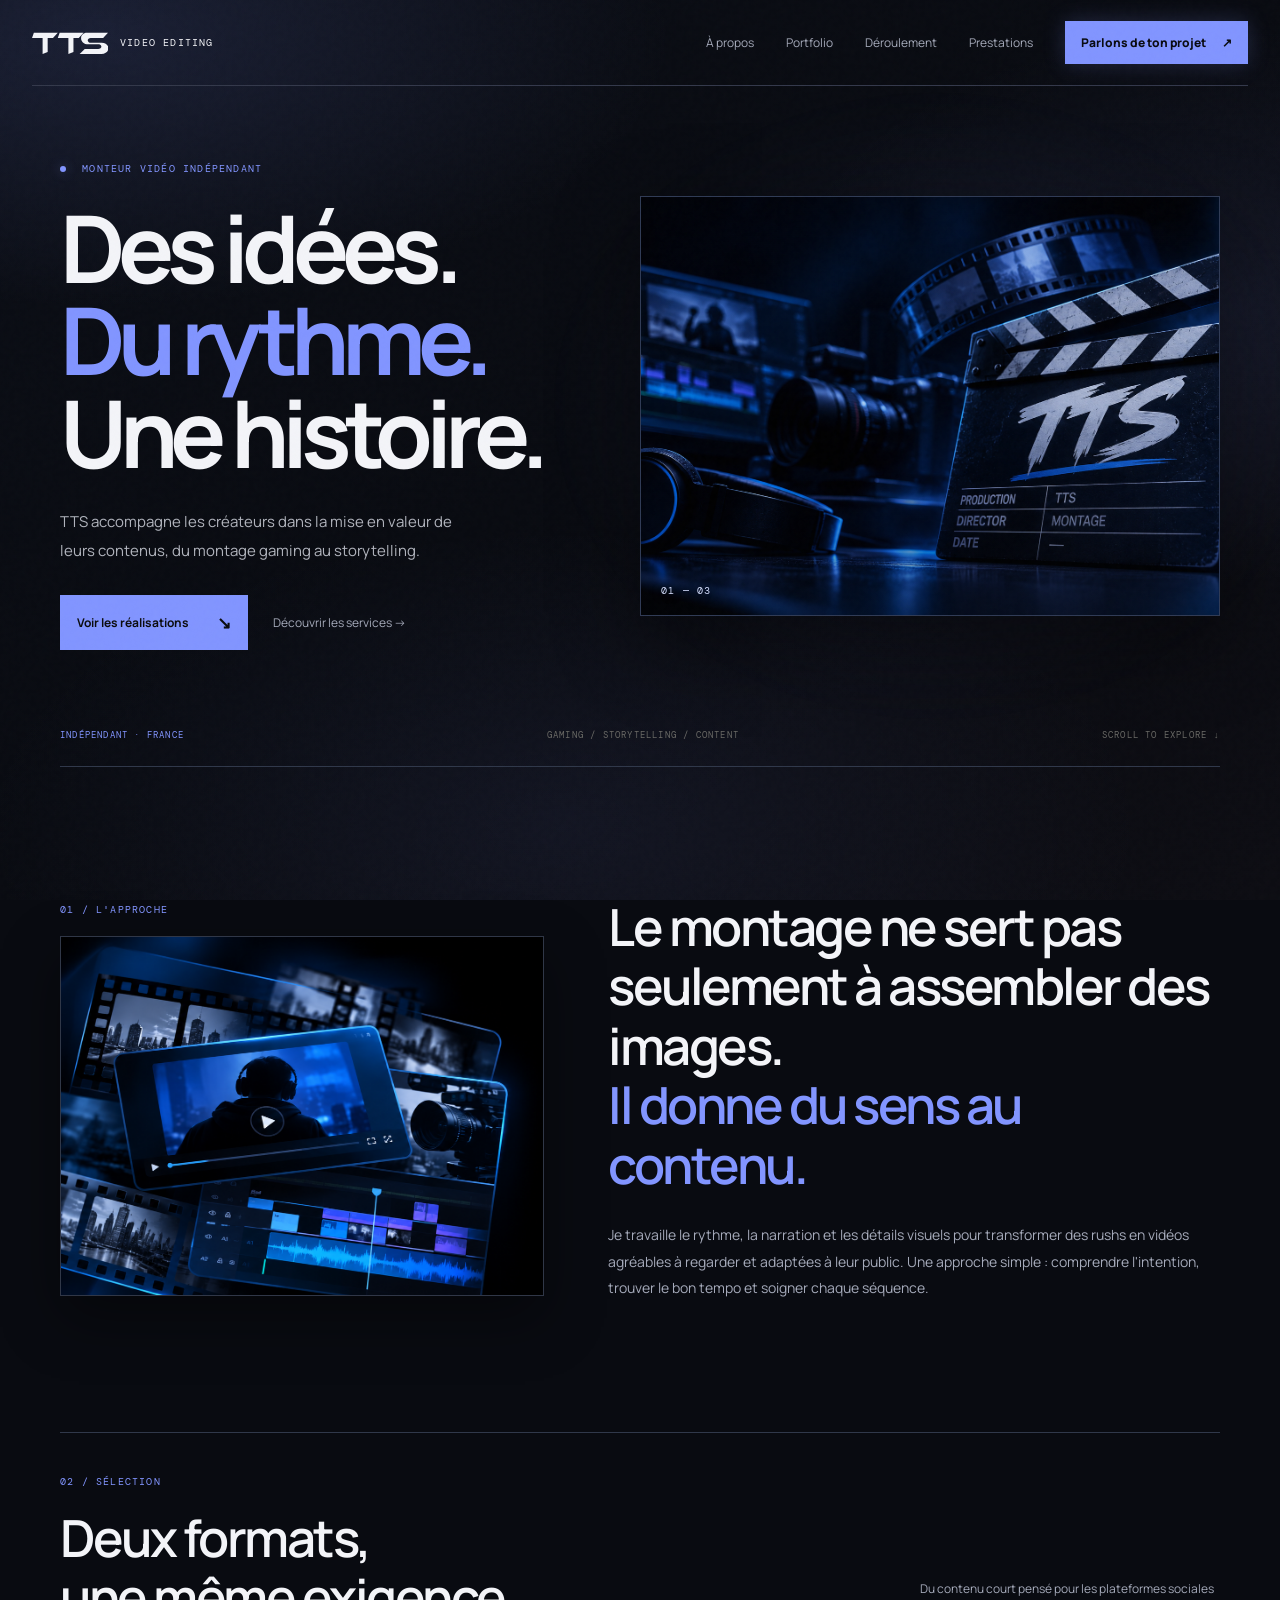
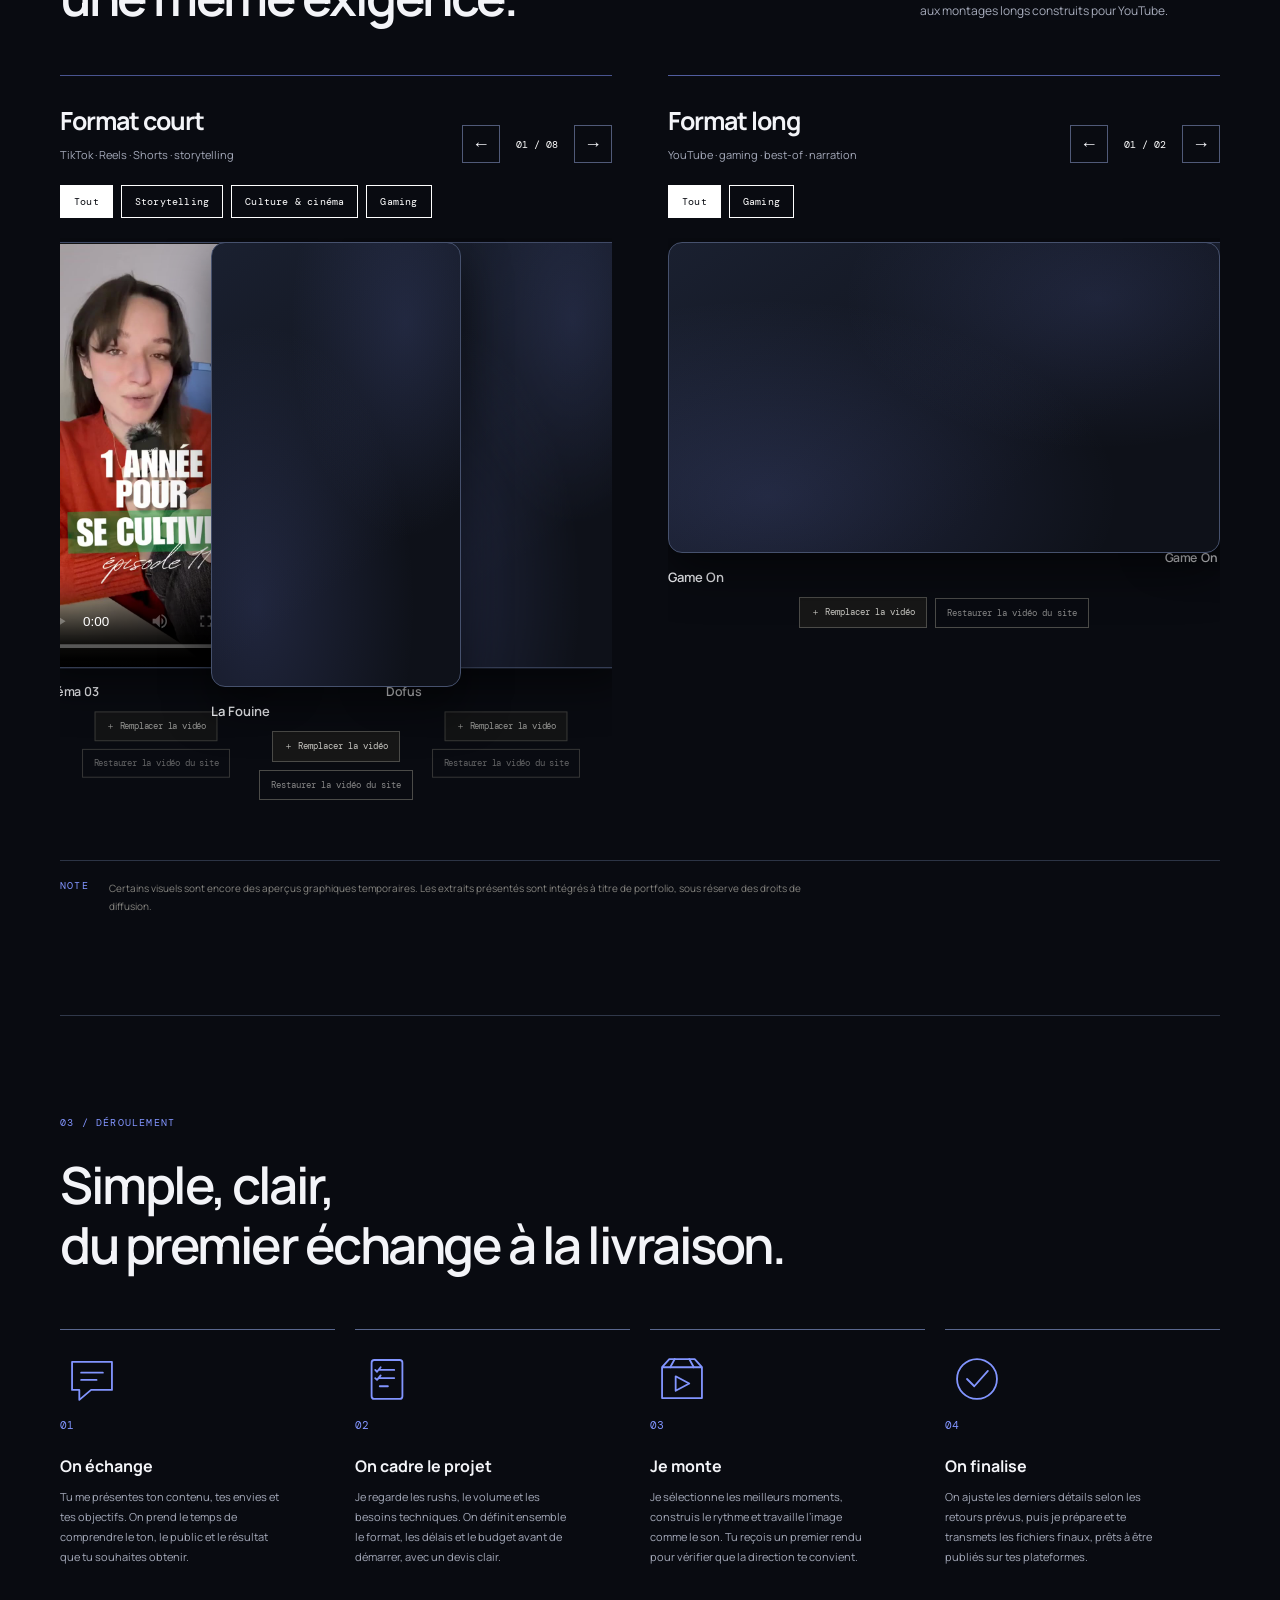
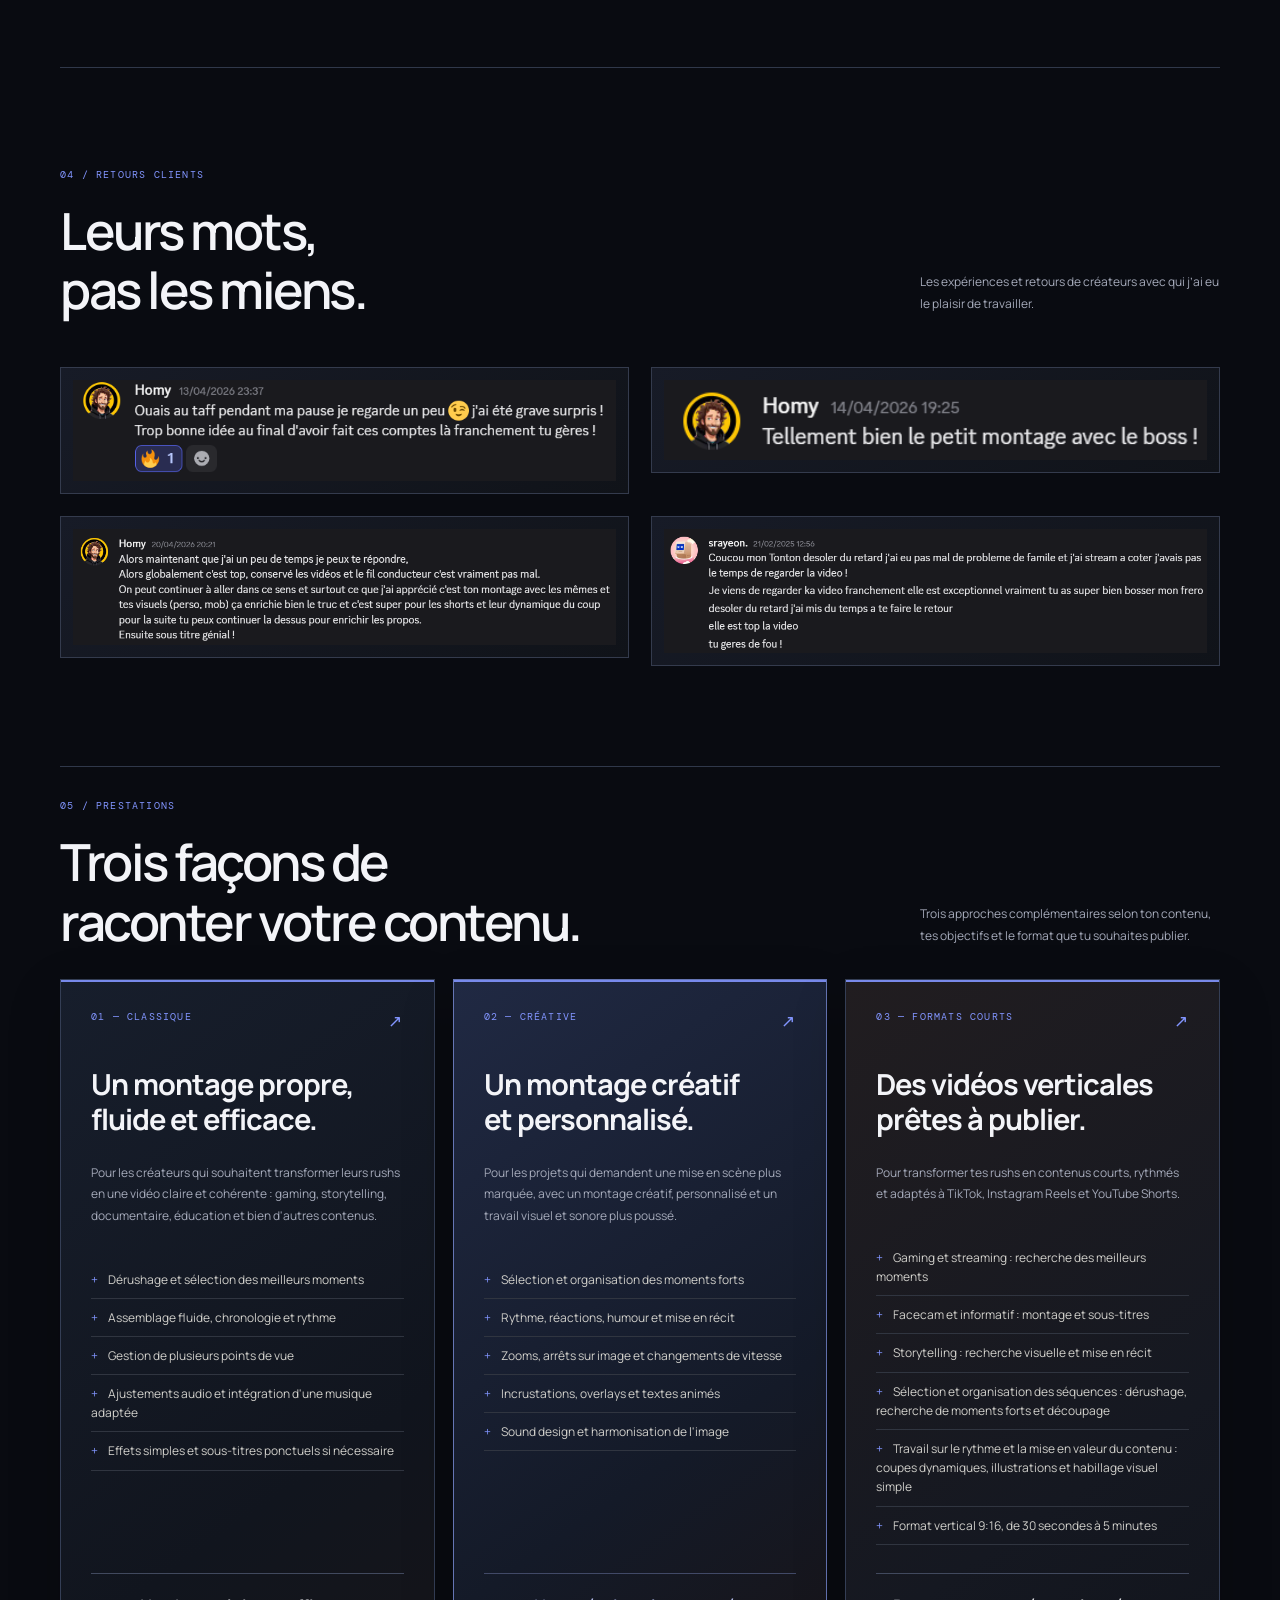
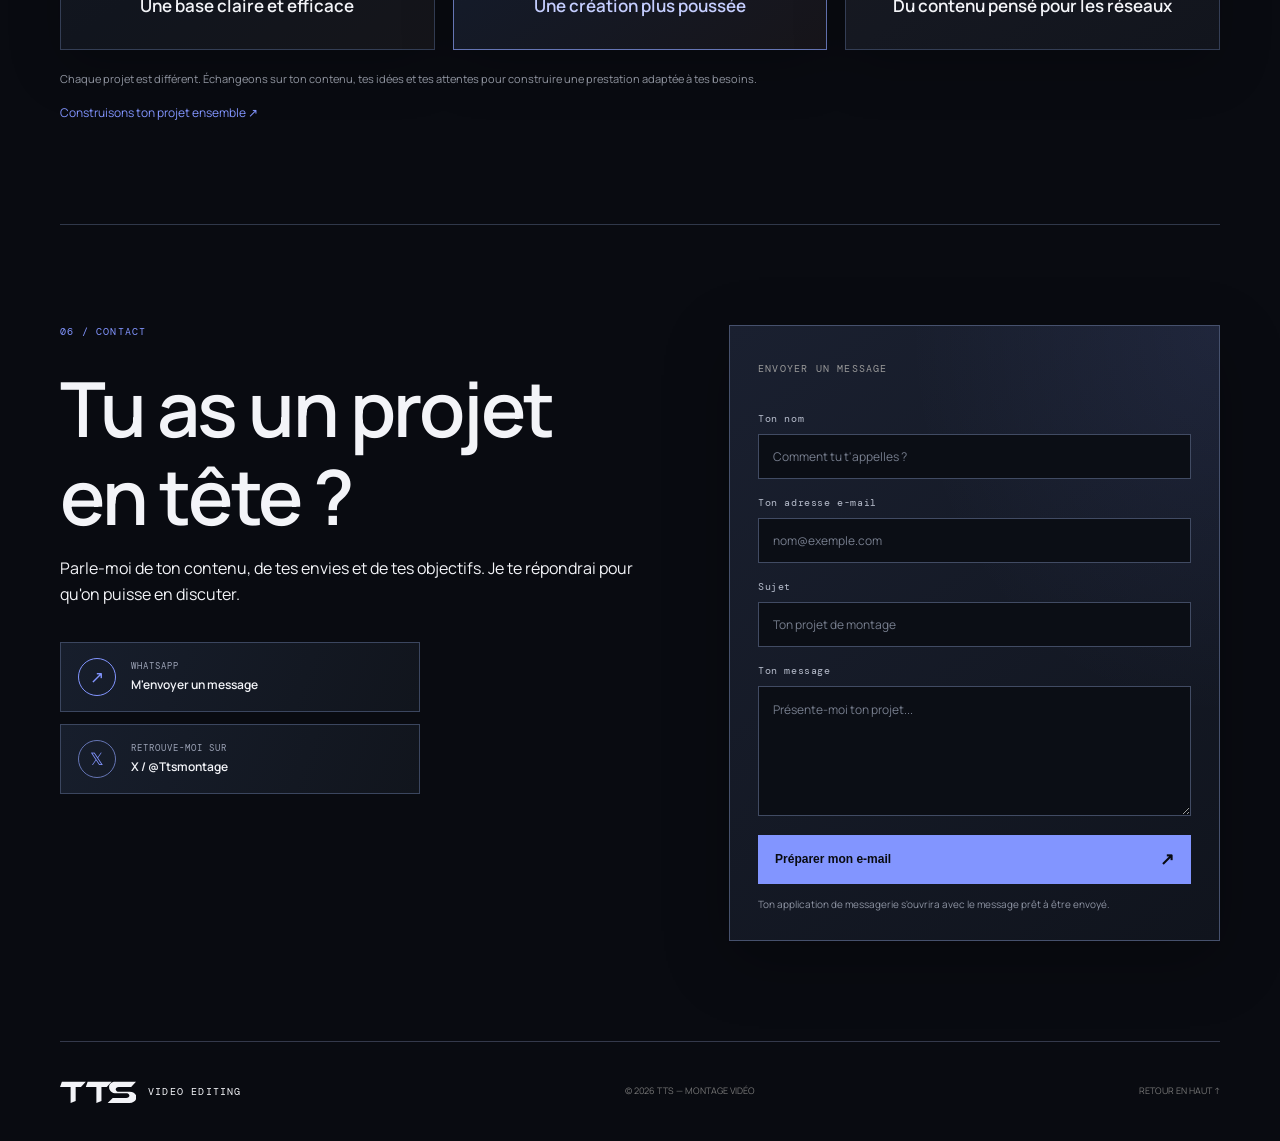
<file: index.html>
<!doctype html>
<html lang="fr">
<head>
  <meta charset="utf-8">
  <meta name="viewport" content="width=device-width, initial-scale=1">
  <meta name="description" content="TTS — Montage vidéo, gaming et storytelling. Des vidéos pensées pour donner du rythme à vos contenus.">
  <meta name="theme-color" content="#101010">
  <title>TTS — Montage vidéo & storytelling</title>
  <link rel="preconnect" href="https://fonts.googleapis.com">
  <link rel="preconnect" href="https://fonts.gstatic.com" crossorigin>
  <link href="https://fonts.googleapis.com/css2?family=DM+Mono:wght@400;500&family=Manrope:wght@400;500;600;700;800&display=swap" rel="stylesheet">
  <link rel="stylesheet" href="style.css">
  <link rel="stylesheet" href="portfolio-overrides.css">
</head>
<body>
  <div class="grain" aria-hidden="true"></div>
  <header class="site-header">
    <a class="brand" href="#top" aria-label="TTS, accueil"><span class="brand-mark"><svg class="tts-logo" viewBox="0 0 330 100" role="img" aria-label="Logo TTS" xmlns="http://www.w3.org/2000/svg"><g fill="currentColor"><path d="M8 8H112L91 30H68V91L46 100V30H0Z"/><path d="M120 8H224L203 30H180V91L158 100V30H112Z"/><path d="M239 8H330L309 30H255C241 30 237 44 250 51H302C342 51 343 100 298 100H207L229 78H287C303 78 307 64 292 58H246C204 58 203 8 239 8Z"/></g></svg></span><span class="brand-caption">VIDEO EDITING</span></a>
    <button class="menu-toggle" aria-label="Ouvrir le menu" aria-expanded="false">☰</button>
    <nav class="nav">
      <a href="#about">À propos</a><a href="#portfolio">Portfolio</a><a href="#process">Déroulement</a><a href="#services">Prestations</a><a class="nav-contact" href="#contact">Parlons de ton projet <span>↗</span></a>
    </nav>
  </header>
  <main id="top">
    <section class="hero section-wrap">
      <div class="hero-copy">
        <p class="eyebrow"><span class="status-dot"></span> MONTEUR VIDÉO INDÉPENDANT</p>
        <h1>Des idées.<br><span>Du rythme.</span><br>Une histoire.</h1>
        <p class="hero-text">TTS accompagne les créateurs dans la mise en valeur de leurs contenus, du montage gaming au storytelling.</p>
        <div class="hero-actions"><a class="button button-light" href="#portfolio">Voir les réalisations <span>↘</span></a><a class="text-link" href="#services">Découvrir les services <span>→</span></a></div>
      </div>
      <div class="hero-art" aria-label="Clap de cinéma TTS dans un studio de montage vidéo">
        <img class="hero-image" src="Clapboard TTS en studio bleu cinématographique.png" alt="Clap de cinéma TTS dans un studio de montage vidéo" fetchpriority="high">
        <div class="hero-image-shade" aria-hidden="true"></div>
        <div class="art-index">01 — 03</div>
      </div>
      <div class="hero-bottom"><span>INDÉPENDANT · FRANCE</span><span>GAMING / STORYTELLING / CONTENT</span><span>SCROLL TO EXPLORE ↓</span></div>
    </section>
    <section class="intro section-wrap" id="about">
      <div class="intro-visual">
        <p class="eyebrow">01 / L'APPROCHE</p>
        <img src="tts-approche-collage.png" alt="Composition de séquences vidéo et d'écrans de montage évoquant le travail de création et de narration." loading="lazy">
      </div>
      <div class="intro-copy"><h2>Le montage ne sert pas seulement à assembler des images.<br><em>Il donne du sens au contenu.</em></h2><p class="intro-text">Je travaille le rythme, la narration et les détails visuels pour transformer des rushs en vidéos agréables à regarder et adaptées à leur public. Une approche simple : comprendre l'intention, trouver le bon tempo et soigner chaque séquence.</p></div>
    </section>
    <section class="portfolio section-wrap" id="portfolio">
      <div class="section-heading"><div><p class="eyebrow">02 / SÉLECTION</p><h2>Deux formats,<br>une même exigence.</h2></div><p class="section-note">Du contenu court pensé pour les plateformes sociales aux montages longs construits pour YouTube.</p></div>
      <div class="portfolio-formats">
        <section class="format-group" aria-label="Format court">
          <div class="format-heading"><div><h3>Format court</h3><p>TikTok · Reels · Shorts · storytelling</p></div><div class="carousel-controls"><button class="carousel-prev" type="button" aria-label="Vidéo précédente">←</button><span class="carousel-count">01 / 08</span><button class="carousel-next" type="button" aria-label="Vidéo suivante">→</button></div></div>
          <div class="format-filters" role="group" aria-label="Filtrer les formats courts"><button type="button" class="format-filter is-selected" data-filter="all">Tout</button><button type="button" class="format-filter" data-filter="storytelling">Storytelling</button><button type="button" class="format-filter" data-filter="culture">Culture &amp; cinéma</button><button type="button" class="format-filter" data-filter="gaming">Gaming</button></div>
          <div class="format-carousel" data-carousel>
            <div class="carousel-viewport"><div class="carousel-track">
              <article class="carousel-slide" data-category="storytelling"><div class="video-frame vertical"><iframe src="https://www.youtube.com/embed/4Oj9rALaVXQ?controls=1&modestbranding=1&rel=0&playsinline=1" title="La Fouine — Trackroom, vidéo storytelling" loading="lazy" allow="accelerometer; autoplay; clipboard-write; encrypted-media; gyroscope; picture-in-picture; web-share" referrerpolicy="strict-origin-when-cross-origin" allowfullscreen></iframe></div><div class="slide-caption"><b>La Fouine</b></div></article>
              <article class="carousel-slide" data-category="gaming"><div class="video-frame vertical instagram-frame"><iframe src="https://www.instagram.com/reel/DXoQYsNEo55/embed/" title="Dofus — Format court 02" loading="lazy" allowfullscreen></iframe></div><div class="slide-caption"><b>Dofus</b></div></article>
              <article class="carousel-slide" data-category="gaming"><div class="video-frame vertical instagram-frame"><iframe src="https://www.instagram.com/reel/DX1K5VuyjAP/embed/" title="Dofus — Format court 03" loading="lazy" allowfullscreen></iframe></div><div class="slide-caption"><b>Dofus</b></div></article>
              <article class="carousel-slide" data-category="gaming"><div class="video-frame vertical instagram-frame"><iframe src="https://www.instagram.com/reel/DXcHZq5krrE/embed/" title="Dofus — Format court 04" loading="lazy" allowfullscreen></iframe></div><div class="slide-caption"><b>Dofus</b></div></article>
              <article class="carousel-slide" data-category="gaming"><div class="video-frame vertical instagram-frame"><iframe src="https://www.instagram.com/reel/DXrHpGwEkMQ/embed/" title="Dofus — Format court 01" loading="lazy" allowfullscreen></iframe></div><div class="slide-caption"><b>Dofus</b></div></article>
              <article class="carousel-slide" data-category="culture"><div class="video-frame vertical"><video poster="v24044gl0000d58gi0nog65kpct5o0rg.jpg" controls playsinline preload="metadata" src="v24044gl0000d58gi0nog65kpct5o0rg.mp4"></video></div><div class="slide-caption"><b>Cinéma 01</b></div></article>
              <article class="carousel-slide" data-category="culture"><div class="video-frame vertical"><video poster="v24044gl0000d5d4abnog65m4o894060.jpg" controls playsinline preload="metadata" src="v24044gl0000d5d4abnog65m4o894060.mp4"></video></div><div class="slide-caption"><b>Cinéma 02</b></div></article>
              <article class="carousel-slide" data-category="culture"><div class="video-frame vertical"><video poster="v24044gl0000d5ho197og65p1eh2um5g.jpg" controls playsinline preload="metadata" src="v24044gl0000d5ho197og65p1eh2um5g.mp4"></video></div><div class="slide-caption"><b>Cinéma 03</b></div></article>
            </div></div>
          </div>
        </section>
        <section class="format-group" aria-label="Format long">
          <div class="format-heading"><div><h3>Format long</h3><p>YouTube · gaming · best-of · narration</p></div><div class="carousel-controls"><button class="carousel-prev" type="button" aria-label="Vidéo précédente">←</button><span class="carousel-count">01 / 02</span><button class="carousel-next" type="button" aria-label="Vidéo suivante">→</button></div></div>
          <div class="format-filters" role="group" aria-label="Filtrer les formats longs"><button type="button" class="format-filter is-selected" data-filter="all">Tout</button><button type="button" class="format-filter" data-filter="gaming">Gaming</button></div>
          <div class="format-carousel" data-carousel><div class="carousel-viewport"><div class="carousel-track">
            <article class="carousel-slide" data-category="gaming"><div class="video-frame horizontal"><iframe src="https://www.youtube.com/embed/NqApYDACRQM?controls=1&modestbranding=1&rel=0&playsinline=1" title="Game On — Format long 01" loading="lazy" allow="accelerometer; autoplay; clipboard-write; encrypted-media; gyroscope; picture-in-picture; web-share" referrerpolicy="strict-origin-when-cross-origin" allowfullscreen></iframe></div><div class="slide-caption"><b>Game On</b></div></article>
            <article class="carousel-slide" data-category="gaming"><div class="video-frame horizontal"><iframe src="https://www.youtube.com/embed/wVJ6MkYiDiM?controls=1&modestbranding=1&rel=0&playsinline=1" title="Game On — Format long 02" loading="lazy" allow="accelerometer; autoplay; clipboard-write; encrypted-media; gyroscope; picture-in-picture; web-share" referrerpolicy="strict-origin-when-cross-origin" allowfullscreen></iframe></div><div class="slide-caption"><b>Game On</b></div></article>
          </div></div></div>
        </section>
      </div>
      <div class="portfolio-note"><span>NOTE</span><p>Certains visuels sont encore des aperçus graphiques temporaires. Les extraits présentés sont intégrés à titre de portfolio, sous réserve des droits de diffusion.</p></div>
    </section>
    <section class="process section-wrap" id="process">
      <p class="eyebrow">03 / DÉROULEMENT</p><h2>Simple, clair,<br>du premier échange à la livraison.</h2>
      <div class="steps">
        <article><div class="step-icon" aria-hidden="true"><svg viewBox="0 0 64 64"><path d="M10 13h44v31H31L18 55V44h-8z"/><path d="M20 25h24M20 33h17"/></svg></div><span>01</span><h3>On échange</h3><p>Tu me présentes ton contenu, tes envies et tes objectifs. On prend le temps de comprendre le ton, le public et le résultat que tu souhaites obtenir.</p></article>
        <article><div class="step-icon" aria-hidden="true"><svg viewBox="0 0 64 64"><rect x="15" y="11" width="34" height="43" rx="3"/><path d="M24 22h16M24 31h16M24 40h9M19 22l2 2 4-5M19 31l2 2 4-5"/></svg></div><span>02</span><h3>On cadre le projet</h3><p>Je regarde les rushs, le volume et les besoins techniques. On définit ensemble le format, les délais et le budget avant de démarrer, avec un devis clair.</p></article>
        <article><div class="step-icon" aria-hidden="true"><svg viewBox="0 0 64 64"><path d="M10 19h44v34H10zM10 19l8-9h28l8 9"/><path d="M24 10l-5 9M40 10l5 9M25 29l15 8-15 8z"/></svg></div><span>03</span><h3>Je monte</h3><p>Je sélectionne les meilleurs moments, construis le rythme et travaille l’image comme le son. Tu reçois un premier rendu pour vérifier que la direction te convient.</p></article>
        <article><div class="step-icon" aria-hidden="true"><svg viewBox="0 0 64 64"><circle cx="32" cy="32" r="22"/><path d="M21 32l8 8 15-17"/></svg></div><span>04</span><h3>On finalise</h3><p>On ajuste les derniers détails selon les retours prévus, puis je prépare et te transmets les fichiers finaux, prêts à être publiés sur tes plateformes.</p></article>
      </div>
    </section>
    <section class="testimonials section-wrap" id="retours">
      <div class="section-heading"><div><p class="eyebrow">04 / RETOURS CLIENTS</p><h2>Leurs mots,<br>pas les miens.</h2></div><p class="section-note">Les expériences et retours de créateurs avec qui j’ai eu le plaisir de travailler.</p></div>
      <div class="testimonial-gallery" aria-label="Captures de retours clients">
        <figure class="testimonial-image"><img src="homy%20commentaire%201.png" alt="Retour client de Homy — capture 1" loading="lazy"></figure>
        <figure class="testimonial-image"><img src="homy%20commentaire%202.png" alt="Retour client de Homy — capture 2" loading="lazy"></figure>
        <figure class="testimonial-image"><img src="homy%20commentaire%203.png" alt="Retour client de Homy — capture 3" loading="lazy"></figure>
        <figure class="testimonial-image"><img src="srayeon%20commentaire.png" alt="Retour client de Srayeon" loading="lazy"></figure>
      </div>
    </section>
    <section class="services section-wrap" id="services">
      <div class="section-heading"><div><p class="eyebrow">05 / PRESTATIONS</p><h2>Trois façons de<br>raconter votre contenu.</h2></div><p class="section-note">Trois approches complémentaires selon ton contenu, tes objectifs et le format que tu souhaites publier.</p></div>
      <div class="service-grid">
        <article class="service-card"><div class="card-top"><span>01 — CLASSIQUE</span><span class="card-arrow">↗</span></div><h3>Un montage propre,<br>fluide et efficace.</h3><p>Pour les créateurs qui souhaitent transformer leurs rushs en une vidéo claire et cohérente : gaming, storytelling, documentaire, éducation et bien d'autres contenus.</p><ul><li>Dérushage et sélection des meilleurs moments</li><li>Assemblage fluide, chronologie et rythme</li><li>Gestion de plusieurs points de vue</li><li>Ajustements audio et intégration d'une musique adaptée</li><li>Effets simples et sous-titres ponctuels si nécessaire</li></ul><div class="card-foot"><strong>Une base claire et efficace</strong></div></article>
        <article class="service-card service-featured"><div class="card-top"><span>02 — CRÉATIVE</span><span class="card-arrow">↗</span></div><h3>Un montage créatif<br>et personnalisé.</h3><p>Pour les projets qui demandent une mise en scène plus marquée, avec un montage créatif, personnalisé et un travail visuel et sonore plus poussé.</p><ul><li>Sélection et organisation des moments forts</li><li>Rythme, réactions, humour et mise en récit</li><li>Zooms, arrêts sur image et changements de vitesse</li><li>Incrustations, overlays et textes animés</li><li>Sound design et harmonisation de l'image</li></ul><div class="card-foot"><strong>Une création plus poussée</strong></div></article>
        <article class="service-card"><div class="card-top"><span>03 — FORMATS COURTS</span><span class="card-arrow">↗</span></div><h3>Des vidéos verticales<br>prêtes à publier.</h3><p>Pour transformer tes rushs en contenus courts, rythmés et adaptés à TikTok, Instagram Reels et YouTube Shorts.</p><ul><li>Gaming et streaming : recherche des meilleurs moments</li><li>Facecam et informatif : montage et sous-titres</li><li>Storytelling : recherche visuelle et mise en récit</li><li>Sélection et organisation des séquences : dérushage, recherche de moments forts et découpage</li><li>Travail sur le rythme et la mise en valeur du contenu : coupes dynamiques, illustrations et habillage visuel simple</li><li>Format vertical 9:16, de 30 secondes à 5 minutes</li></ul><div class="card-foot"><strong>Du contenu pensé pour les réseaux</strong></div></article>
      </div>
      <p class="service-footnote">Chaque projet est différent. Échangeons sur ton contenu, tes idées et tes attentes pour construire une prestation adaptée à tes besoins.</p>
      <div class="services-cta"><a class="text-link" href="#contact">Construisons ton projet ensemble <span>↗</span></a></div>
    </section>
    <section class="contact section-wrap" id="contact">
      <div class="contact-intro"><p class="eyebrow">06 / CONTACT</p><h2>Tu as un projet<br>en tête ?</h2><p>Parle-moi de ton contenu, de tes envies et de tes objectifs. Je te répondrai pour qu'on puisse en discuter.</p>
        <div class="contact-direct">
          <a href="https://wa.me/33778112194" target="_blank" rel="noopener noreferrer"><span class="contact-direct-icon">↗</span><span><small>WHATSAPP</small><strong>M'envoyer un message</strong></span></a>
          <a href="https://x.com/Ttsmontage" target="_blank" rel="noopener noreferrer"><span class="contact-direct-icon">𝕏</span><span><small>RETROUVE-MOI SUR</small><strong>X / @Ttsmontage</strong></span></a>
        </div>
      </div>
      <div class="contact-panel">
        <span>ENVOYER UN MESSAGE</span>
        <form class="contact-form" id="contact-form">
          <label for="contact-name">Ton nom</label><input id="contact-name" name="name" type="text" placeholder="Comment tu t'appelles ?" required>
          <label for="contact-email">Ton adresse e-mail</label><input id="contact-email" name="email" type="email" placeholder="nom@exemple.com" required>
          <label for="contact-subject">Sujet</label><input id="contact-subject" name="subject" type="text" placeholder="Ton projet de montage" required>
          <label for="contact-message">Ton message</label><textarea id="contact-message" name="message" rows="5" placeholder="Présente-moi ton projet..." required></textarea>
          <button class="button button-light contact-submit" type="submit">Préparer mon e-mail <span>↗</span></button>
          <p class="contact-form-note">Ton application de messagerie s'ouvrira avec le message prêt à être envoyé.</p>
        </form>
      </div>
    </section>
  </main>
  <footer class="site-footer section-wrap"><a class="brand" href="#top"><span class="brand-mark"><svg class="tts-logo" viewBox="0 0 330 100" role="img" aria-label="Logo TTS" xmlns="http://www.w3.org/2000/svg"><g fill="currentColor"><path d="M8 8H112L91 30H68V91L46 100V30H0Z"/><path d="M120 8H224L203 30H180V91L158 100V30H112Z"/><path d="M239 8H330L309 30H255C241 30 237 44 250 51H302C342 51 343 100 298 100H207L229 78H287C303 78 307 64 292 58H246C204 58 203 8 239 8Z"/></g></svg></span><span class="brand-caption">VIDEO EDITING</span></a><span>© <span id="year"></span> TTS — MONTAGE VIDÉO</span><a href="#top">RETOUR EN HAUT ↑</a></footer>
  <script src="script.js"></script>
</body>
</html>
</file>
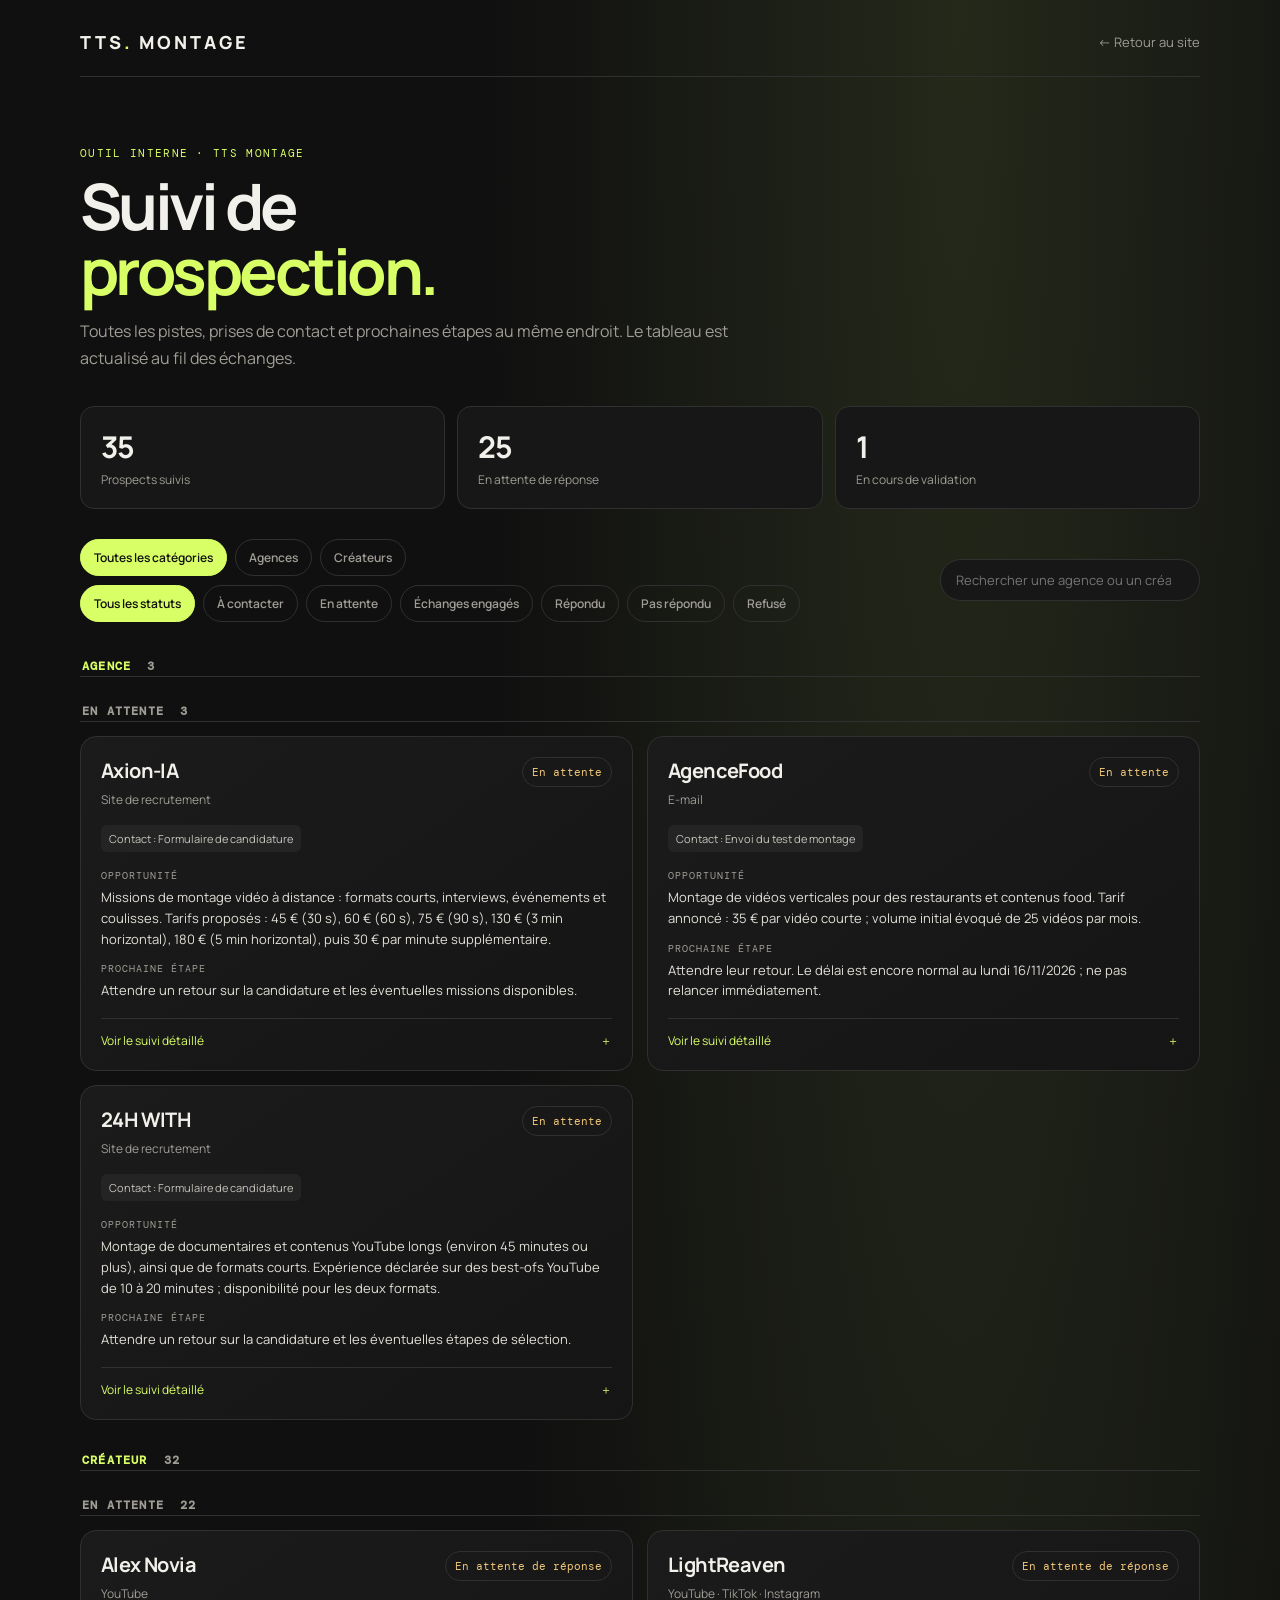
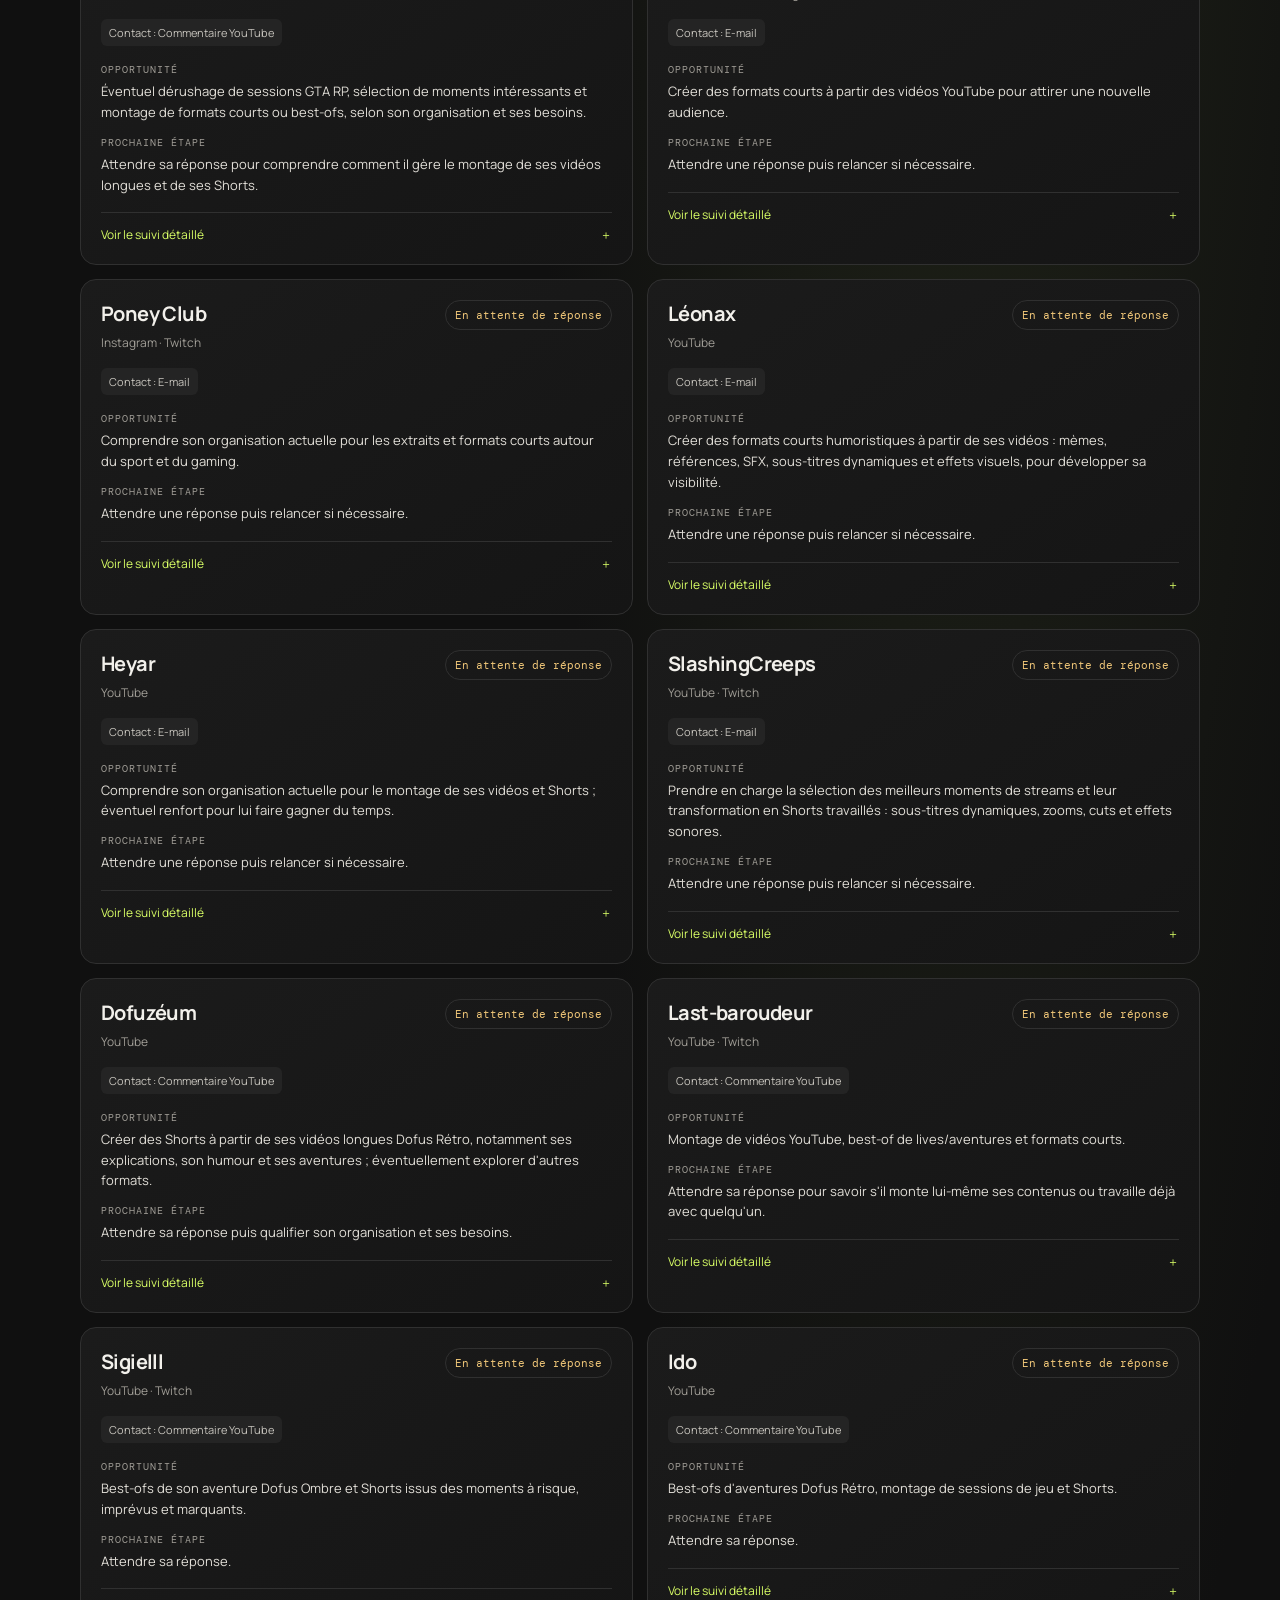
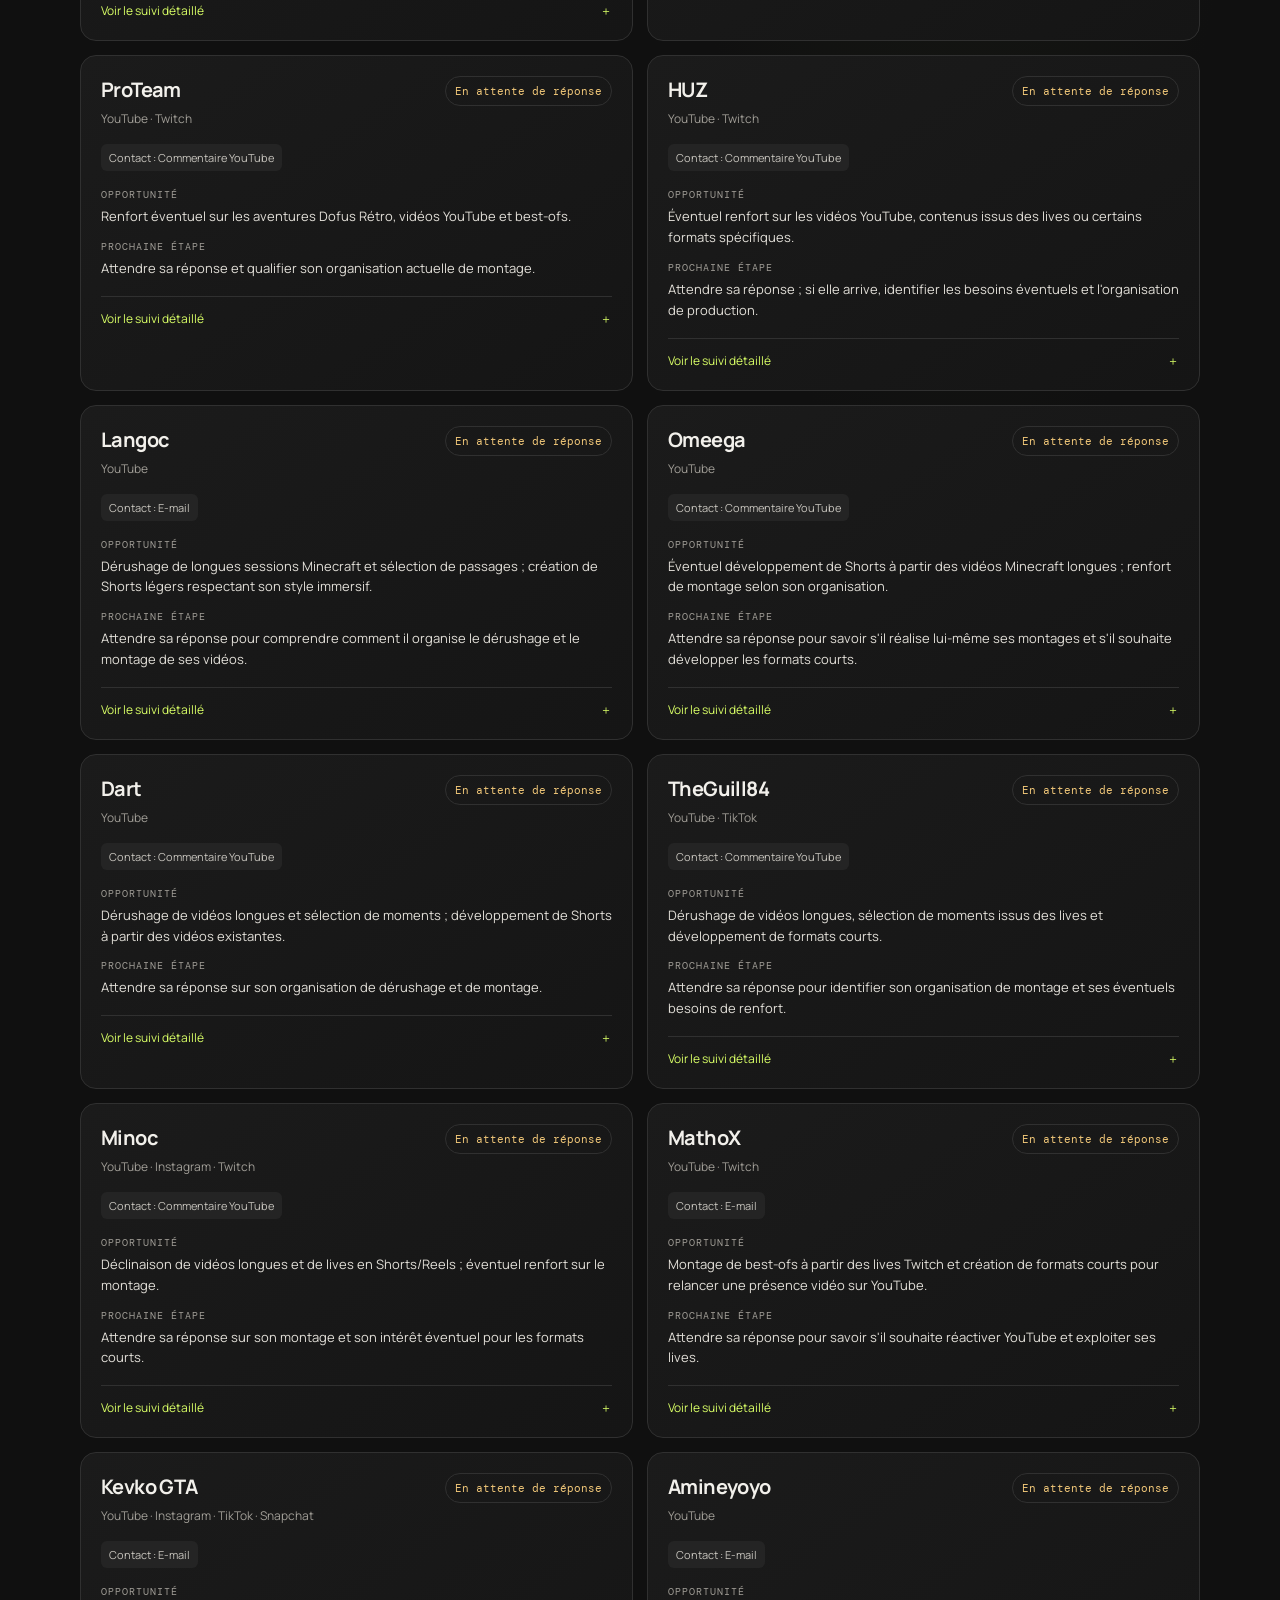
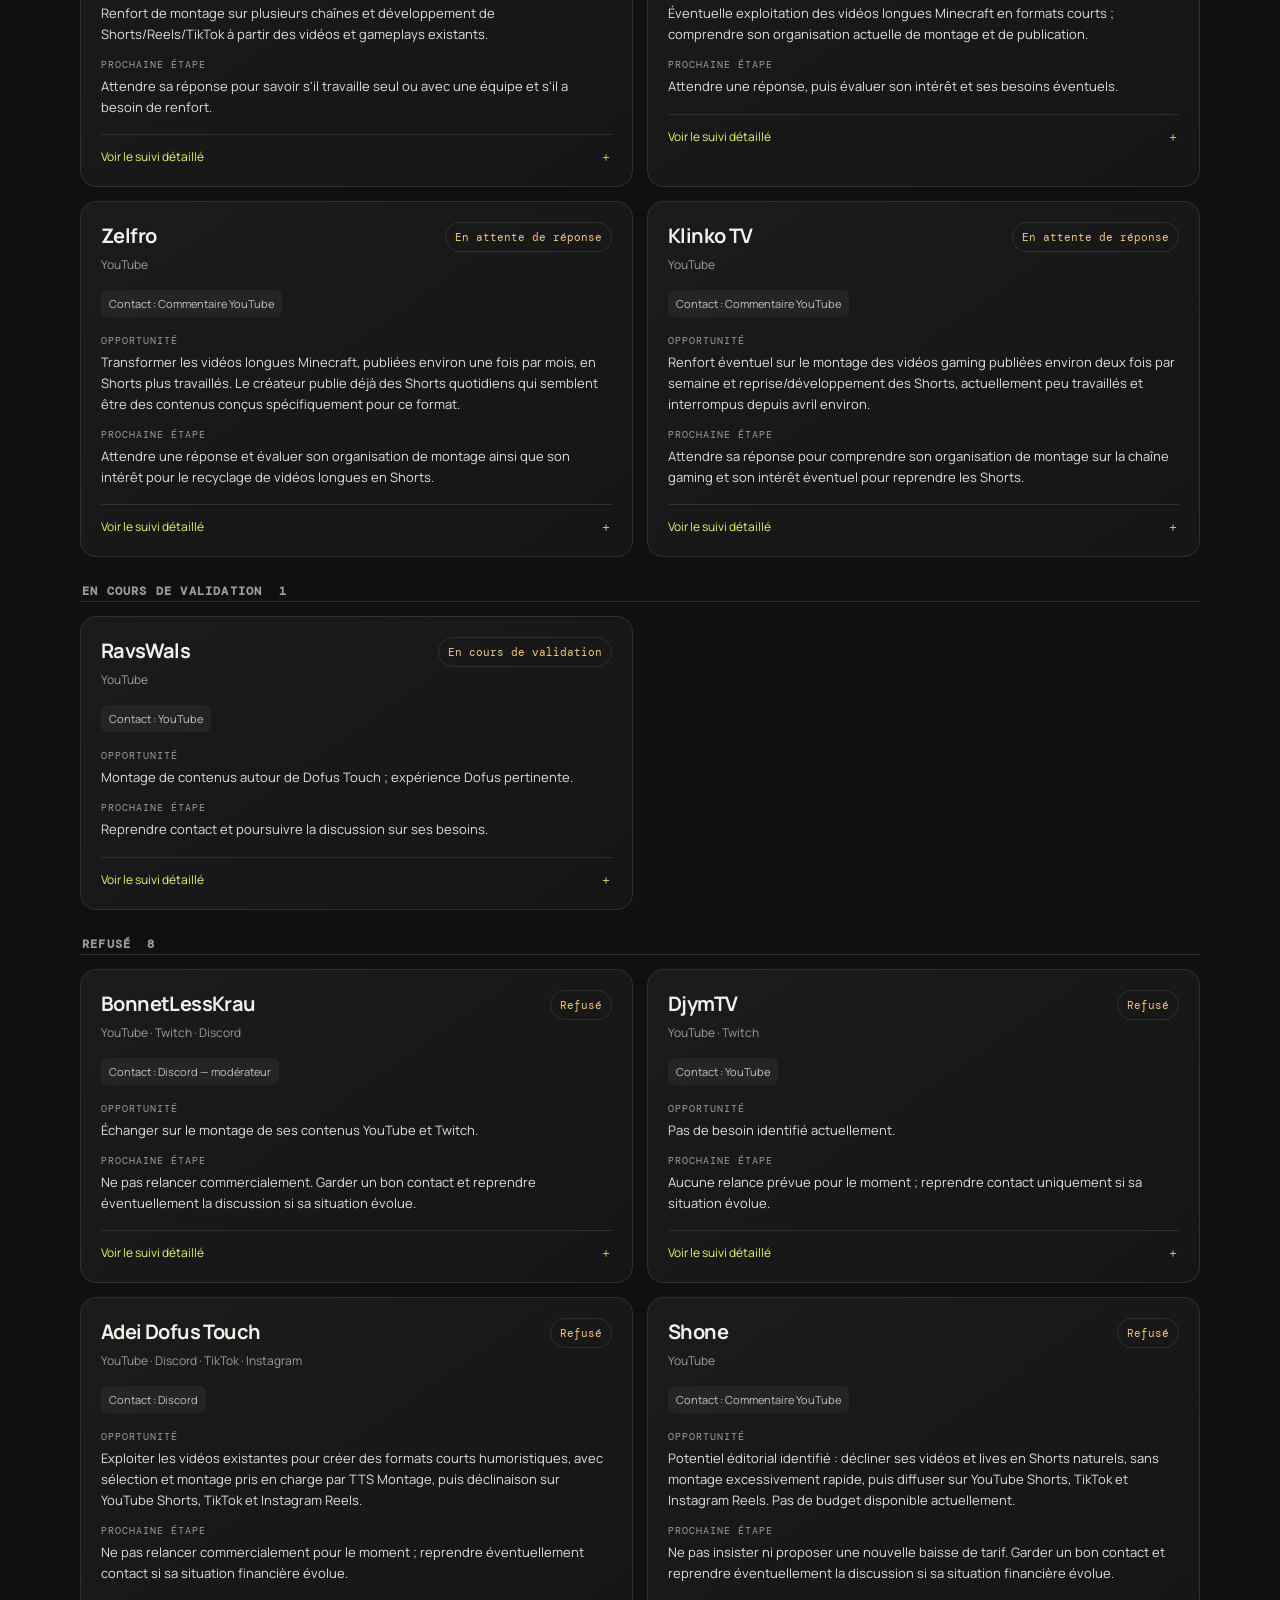
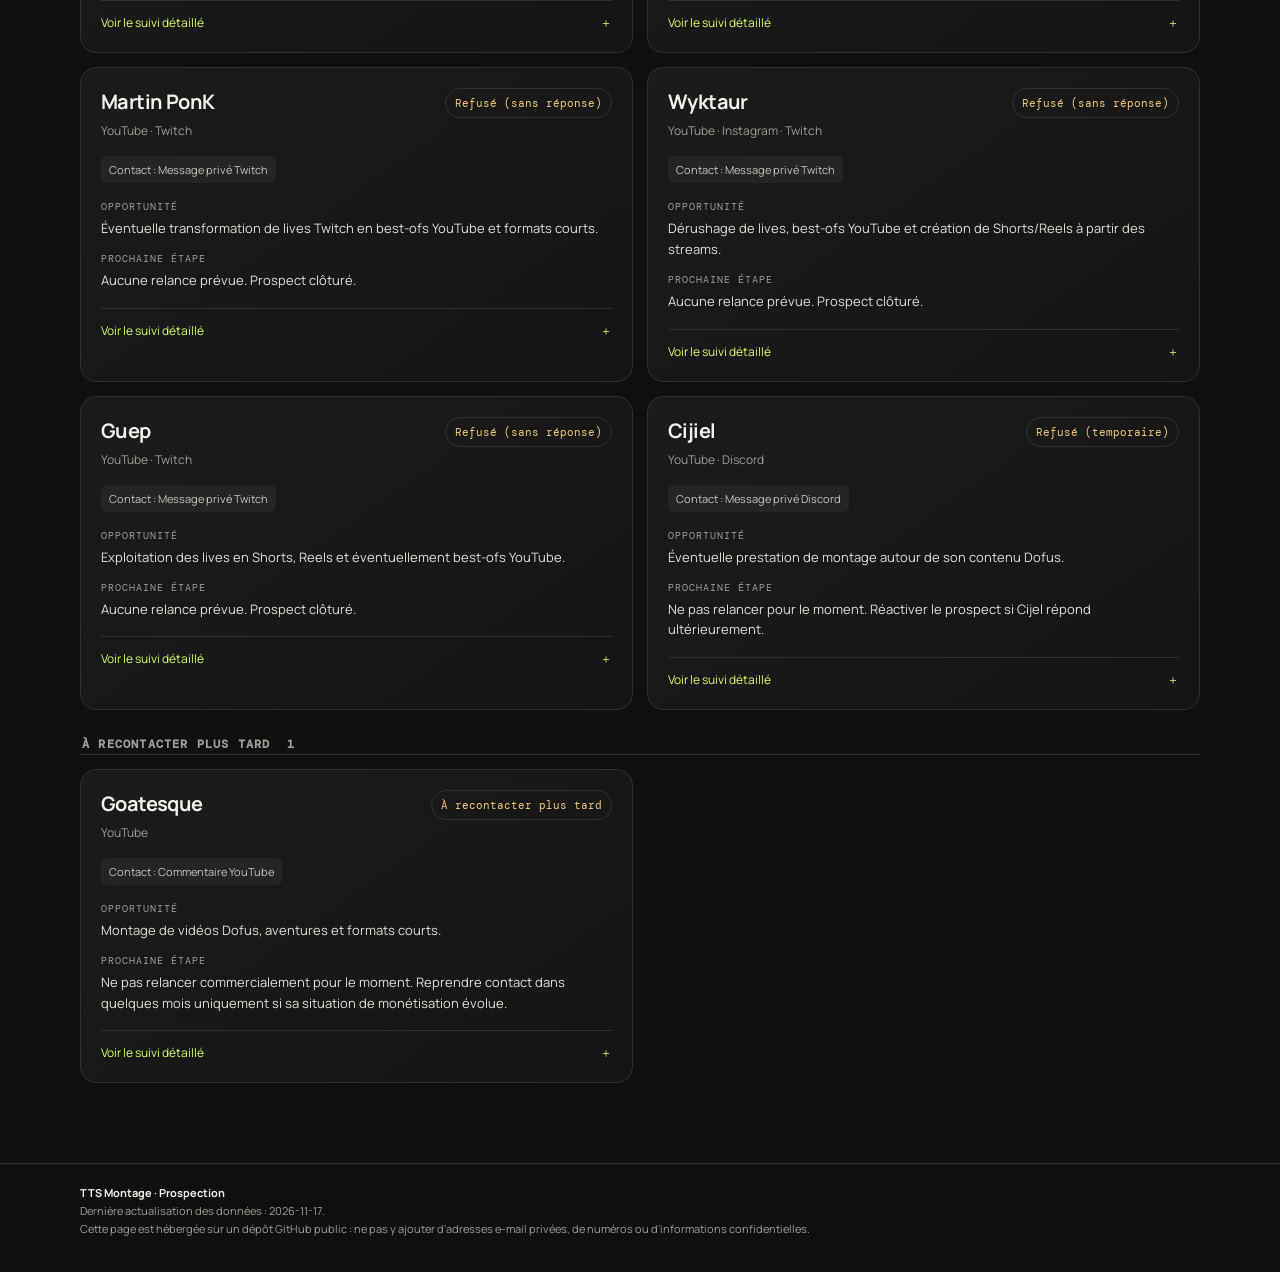
<file: prospection/index.html>
<!doctype html>
<html lang="fr">
<head>
<meta charset="utf-8">
<meta name="viewport" content="width=device-width, initial-scale=1">
<meta name="description" content="Tableau de suivi de la prospection TTS Montage.">
<meta name="theme-color" content="#101010">
<title>Prospection — TTS Montage</title>
<link rel="preconnect" href="https://fonts.googleapis.com">
<link rel="preconnect" href="https://fonts.gstatic.com" crossorigin>
<link href="https://fonts.googleapis.com/css2?family=DM+Mono:wght@400;500&family=Manrope:wght@400;500;600;700;800&display=swap" rel="stylesheet">
<style>
:root{color-scheme:dark;--bg:#101010;--panel:#171717;--panel2:#1d1d1d;--line:#303030;--text:#f2f0eb;--muted:#a09d96;--accent:#d9ff66;--green:#a8e6a1;--amber:#f2c879}
*{box-sizing:border-box}body{margin:0;background:radial-gradient(ellipse at 75% 0%,#24291a 0,transparent 35%),var(--bg);color:var(--text);font-family:Manrope,system-ui,sans-serif;min-height:100vh}.wrap{width:min(1120px,calc(100% - 40px));margin:auto}.top{padding:30px 0 22px;border-bottom:1px solid var(--line);display:flex;justify-content:space-between;align-items:center;gap:20px}.brand{font-weight:800;letter-spacing:.16em;font-size:18px}.brand span{color:var(--accent)}.back{color:var(--muted);text-decoration:none;font-size:13px}.back:hover{color:var(--accent)}main{padding:58px 0 80px}.eyebrow,.mono{font-family:"DM Mono",monospace;text-transform:uppercase;letter-spacing:.12em;font-size:11px;color:var(--accent)}h1{font-size:clamp(36px,7vw,64px);line-height:1.02;letter-spacing:-.055em;margin:13px 0 14px}.intro{max-width:660px;color:var(--muted);line-height:1.7;margin:0 0 34px}.stats{display:grid;grid-template-columns:repeat(3,1fr);gap:12px;margin:30px 0}.stat{background:var(--panel);border:1px solid var(--line);padding:19px 20px;border-radius:14px}.stat strong{display:block;font-size:30px;letter-spacing:-.04em}.stat span{font-size:12px;color:var(--muted)}.toolbar{display:flex;gap:12px;align-items:center;justify-content:space-between;margin:28px 0 18px;flex-wrap:wrap}.filters{display:flex;gap:8px;flex-wrap:wrap}.filter{background:transparent;color:var(--muted);border:1px solid var(--line);border-radius:999px;padding:9px 13px;font:600 12px Manrope;cursor:pointer}.filter.active,.filter:hover,.cat-filter.active,.cat-filter:hover{color:var(--bg);background:var(--accent);border-color:var(--accent)}.cat-filter{background:transparent;color:var(--muted);border:1px solid var(--line);border-radius:999px;padding:9px 13px;font:600 12px Manrope;cursor:pointer}input{background:var(--panel);border:1px solid var(--line);color:var(--text);border-radius:999px;padding:11px 15px;font:13px Manrope;min-width:min(260px,100%);outline:none}input:focus{border-color:var(--accent)}.grid{display:grid;grid-template-columns:repeat(2,minmax(0,1fr));gap:14px}.group-title{grid-column:1/-1;font:600 12px DM Mono,monospace;text-transform:uppercase;letter-spacing:.1em;color:var(--accent);padding:18px 2px 2px;border-bottom:1px solid var(--line)}.group-title span{color:var(--muted);margin-left:8px}.card{background:linear-gradient(145deg,#1b1b1b,#151515);border:1px solid var(--line);border-radius:16px;padding:20px;min-width:0}.card-head{display:flex;justify-content:space-between;align-items:flex-start;gap:12px}.card h2{font-size:20px;margin:0 0 7px;letter-spacing:-.03em}.platforms{font-size:12px;color:var(--muted)}.pill{font:11px "DM Mono",monospace;border:1px solid var(--line);padding:7px 9px;border-radius:999px;white-space:nowrap;color:var(--amber)}.pill.active{color:var(--green);border-color:#40533d}.pill.waiting{color:var(--amber)}.meta{display:flex;gap:8px;flex-wrap:wrap;margin:17px 0}.tag{background:#242424;color:#c7c4bd;border-radius:6px;padding:6px 8px;font-size:11px}.field{margin-top:13px}.field b{display:block;font:10px "DM Mono",monospace;letter-spacing:.1em;text-transform:uppercase;color:var(--muted);margin-bottom:5px}.field p{margin:0;color:#e2dfd8;font-size:13px;line-height:1.6}.details{border-top:1px solid var(--line);margin-top:17px;padding-top:13px}.details summary{font-size:12px;color:var(--accent);cursor:pointer;list-style:none}.details summary::-webkit-details-marker{display:none}.details summary:after{content:"＋";float:right}.details[open] summary:after{content:"−"}.details .field{margin-top:12px}.empty{display:none;color:var(--muted);padding:30px;text-align:center;border:1px dashed var(--line);border-radius:14px}.foot{border-top:1px solid var(--line);padding:20px 0 35px;color:var(--muted);font-size:11px;line-height:1.6}.foot strong{color:var(--text)}@media(max-width:700px){.wrap{width:min(100% - 28px,600px)}main{padding-top:40px}.stats{gap:8px}.stat{padding:14px}.stat strong{font-size:24px}.stat span{font-size:10px}.grid{grid-template-columns:1fr}.toolbar{align-items:stretch}.filters{width:100%}input{width:100%}.card-head{flex-direction:column}.pill{white-space:normal}}
</style>
</head>
<body>
<header class="top wrap"><a class="brand" href="../index.html" style="color:inherit;text-decoration:none">TTS<span>.</span> MONTAGE</a><a class="back" href="../index.html">← Retour au site</a></header>
<main class="wrap">
<p class="eyebrow">OUTIL INTERNE · TTS MONTAGE</p>
<h1>Suivi de<br><span style="color:var(--accent)">prospection.</span></h1>
<p class="intro">Toutes les pistes, prises de contact et prochaines étapes au même endroit. Le tableau est actualisé au fil des échanges.</p>
<div class="stats" aria-live="polite">
<div class="stat"><strong id="total">—</strong><span>Prospects suivis</span></div>
<div class="stat"><strong id="waiting">—</strong><span>En attente de réponse</span></div>
<div class="stat"><strong id="validation">—</strong><span>En cours de validation</span></div>
</div>
<div class="toolbar"><div><div class="filters" role="group" aria-label="Catégorie de prospection" style="margin-bottom:9px"><button class="cat-filter active" data-category="all">Toutes les catégories</button><button class="cat-filter" data-category="Agence">Agences</button><button class="cat-filter" data-category="Créateur">Créateurs</button></div><div class="filters" role="group" aria-label="Filtrer par statut"><button class="filter active" data-filter="all">Tous les statuts</button><button class="filter" data-filter="to_contact">À contacter</button><button class="filter" data-filter="waiting">En attente</button><button class="filter" data-filter="validation">Échanges engagés</button><button class="filter" data-filter="responded">Répondu</button><button class="filter" data-filter="no_response">Pas répondu</button><button class="filter" data-filter="refused">Refusé</button></div></div><input id="search" type="search" placeholder="Rechercher une agence ou un créateur…" aria-label="Rechercher"></div>
<section class="grid" id="grid" aria-live="polite"></section><div class="empty" id="empty">Aucun prospect ne correspond à cette recherche.</div>
</main>
<footer class="foot"><div class="wrap"><strong>TTS Montage · Prospection</strong><br>Dernière actualisation des données : <span id="updated">—</span>.<br>Cette page est hébergée sur un dépôt GitHub public : ne pas y ajouter d'adresses e-mail privées, de numéros ou d'informations confidentielles.</div></footer>
<script>
const grid=document.getElementById('grid'),search=document.getElementById('search');let records=[],filter='all',categoryFilter='all';
const esc=s=>String(s??'').replace(/[&<>"']/g,c=>({'&':'&amp;','<':'&lt;','>':'&gt;','"':'&quot;',"'":'&#39;'}[c]));
function field(label,value){return value?'<div class="field"><b>'+esc(label)+'</b><p>'+esc(value)+'</p></div>':''}
const stateOrder=['to_contact','waiting','validation','responded','no_response','refused','follow_up'];
const stateLabels={to_contact:'À contacter',refused:'Refusé',waiting:'En attente',validation:'En cours de validation',responded:'Répondu',no_response:'Pas répondu',follow_up:'À recontacter plus tard'};
function render(){const q=search.value.trim().toLowerCase();const shown=records.filter(p=>(filter==='all'||p.status_type===filter)&&(categoryFilter==='all'||(p.category||'Créateur')===categoryFilter)&&[p.name,p.status,p.opportunity,p.contact_channel,...(p.platforms||[])].join(' ').toLowerCase().includes(q));grid.innerHTML=['Agence','Créateur'].map(category=>{const categoryRecords=shown.filter(p=>(p.category||'Créateur')===category);if(!categoryRecords.length)return '';return '<div class="group-title">'+esc(category)+' <span>'+categoryRecords.length+'</span></div>'+stateOrder.map(state=>{const group=categoryRecords.filter(p=>p.status_type===state);if(!group.length)return '';return '<div class="group-title" style="color:var(--muted);padding-top:12px">'+esc(stateLabels[state])+' <span>'+group.length+'</span></div>'+group.map(p=>'<article class="card"><div class="card-head"><div><h2>'+esc(p.name)+'</h2><div class="platforms">'+esc((p.platforms||[]).join(' · '))+'</div></div><span class="pill '+esc(p.status_type)+'">'+esc(p.status)+'</span></div><div class="meta"><span class="tag">Contact : '+esc(p.contact_channel)+'</span></div>'+field('Opportunité',p.opportunity)+field('Prochaine étape',p.next_step)+'<details class="details"><summary>Voir le suivi détaillé</summary>'+field('Réponse',p.response)+field('Notes',p.notes)+field('Date de contact',p.contact_date||'Non renseignée')+'</details></article>').join('')}).join('')}).join('');document.getElementById('empty').style.display=shown.length?'none':'block';}
document.querySelectorAll('.filter').forEach(b=>b.addEventListener('click',()=>{document.querySelectorAll('.filter').forEach(x=>x.classList.remove('active'));b.classList.add('active');filter=b.dataset.filter;render()}));document.querySelectorAll('.cat-filter').forEach(b=>b.addEventListener('click',()=>{document.querySelectorAll('.cat-filter').forEach(x=>x.classList.remove('active'));b.classList.add('active');categoryFilter=b.dataset.category;render()}));search.addEventListener('input',render);
fetch('./prospects.json').then(r=>{if(!r.ok)throw Error('Chargement impossible');return r.json()}).then(d=>{records=d.prospects||[];document.getElementById('total').textContent=records.length;document.getElementById('waiting').textContent=records.filter(x=>x.status_type==='waiting').length;document.getElementById('validation').textContent=records.filter(x=>x.status_type==='validation').length;document.getElementById('updated').textContent=d.updated_at||'—';render()}).catch(()=>{grid.innerHTML='<p style="color:#f2c879">Impossible de charger les données des prospects. Réessaie dans quelques instants.</p>'});
</script>
</body></html>
</file>
<file: style.css>
:root{--bg:#101010;--panel:#171717;--panel2:#1d1d1d;--text:#f1f0ed;--muted:#a09f9b;--line:#333331;--accent:#d7d5d0;--mono:'DM Mono',monospace;--sans:'Manrope',sans-serif}*{box-sizing:border-box}html{scroll-behavior:smooth}body{margin:0;background:var(--bg);color:var(--text);font-family:var(--sans);line-height:1.6}.grain{position:fixed;inset:0;pointer-events:none;opacity:.035;z-index:5;background-image:url("data:image/svg+xml,%3Csvg viewBox='0 0 180 180' xmlns='http://www.w3.org/2000/svg'%3E%3Cfilter id='n'%3E%3CfeTurbulence type='fractalNoise' baseFrequency='.9' numOctaves='3' stitchTiles='stitch'/%3E%3C/filter%3E%3Crect width='100%25' height='100%25' filter='url(%23n)' opacity='.5'/%3E%3C/svg%3E")}.section-wrap{width:min(1160px,calc(100% - 64px));margin:auto}.site-header{height:86px;width:min(1280px,calc(100% - 64px));margin:auto;display:flex;align-items:center;justify-content:space-between;border-bottom:1px solid var(--line)}.brand{display:flex;align-items:center;gap:12px;text-decoration:none;color:var(--text)}.brand-mark{display:flex;align-items:center;width:76px;height:30px;color:var(--text)}.tts-logo{display:block;width:100%;height:auto}.hero-logo{display:block;width:210px;max-width:100%;color:#f1f0ed;filter:drop-shadow(0 8px 18px #0008)}.frame-front{gap:18px}.frame-front small{margin-top:auto}.brand-caption,.eyebrow,.hero-bottom,.art-index,.art-frame span,.visual-label,.visual-number,.card-top,.card-foot span,.card-disclaimer,.contact-panel>span{font:10px var(--mono);letter-spacing:1.2px}.nav{display:flex;align-items:center;gap:32px}.nav a,.text-link{font-size:12px;color:var(--muted);text-decoration:none;transition:color .2s}.nav a:hover,.text-link:hover{color:white}.nav .nav-contact{color:var(--text);border:1px solid #555;padding:11px 15px}.nav-contact span{padding-left:14px}.menu-toggle{display:none;background:none;color:white;border:0;font-size:22px}.hero{min-height:680px;position:relative;display:grid;grid-template-columns:1fr 1fr;align-items:center;padding-top:40px;padding-bottom:80px}.eyebrow{color:var(--muted);margin:0 0 26px}.status-dot{display:inline-block;width:6px;height:6px;border-radius:50%;background:#d6d4cf;margin-right:9px;vertical-align:middle}.hero h1{font-size:clamp(58px,7.3vw,98px);line-height:.99;letter-spacing:-7px;margin:0;font-weight:700}.hero h1 span{color:#858581}.hero-text{max-width:420px;color:#aaa9a4;font-size:15px;line-height:1.9;margin:30px 0}.hero-actions{display:flex;align-items:center;gap:25px}.button{display:inline-flex;align-items:center;justify-content:space-between;gap:28px;padding:14px 17px;text-decoration:none;font-size:12px;font-weight:700}.button-light{background:#efeee9;color:#111}.button span{font-size:17px}.hero-art{height:420px;position:relative;overflow:hidden;background:radial-gradient(ellipse at 55% 50%,#292929 0,#161616 55%,#101010 100%);border:1px solid #292929}.art-grid{position:absolute;inset:0;background-image:linear-gradient(#33333355 1px,transparent 1px),linear-gradient(90deg,#33333355 1px,transparent 1px);background-size:38px 38px;mask-image:linear-gradient(90deg,transparent,#000)}.art-line{position:absolute;width:160%;height:1px;background:#777;opacity:.45;transform:rotate(-35deg);left:-20%}.line-one{top:42%}.line-two{top:60%;opacity:.2}.art-frame{position:absolute;border:1px solid #777;transform:skewY(-9deg);display:flex;flex-direction:column;justify-content:space-between;padding:14px}.frame-back{width:240px;height:270px;left:17%;top:15%;opacity:.35}.frame-front{width:260px;height:250px;right:12%;bottom:12%;background:linear-gradient(145deg,#292929,#111);box-shadow:22px 25px 60px #0009}.frame-front .hero-logo{width:100%;margin:auto 0}.frame-front small{font:9px var(--mono);letter-spacing:2px;color:#aaa}.art-index{position:absolute;bottom:18px;left:20px;color:#777}.art-cross{position:absolute;right:24px;top:20px;color:#aaa}.hero-bottom{position:absolute;bottom:25px;left:0;right:0;display:flex;justify-content:space-between;color:#696965;font-size:9px}.intro{display:grid;grid-template-columns:1fr 2fr;gap:50px;padding:130px 0;border-top:1px solid var(--line)}.intro h2,.section-heading h2,.process h2,.contact h2{font-size:clamp(34px,4vw,54px);line-height:1.16;letter-spacing:-2.5px;margin:0;font-weight:600}.intro h2 em{font-style:normal;color:#898984}.intro-text{max-width:620px;color:var(--muted);font-size:14px;line-height:1.9;margin:28px 0 0}.services,.portfolio,.process{padding:100px 0;border-top:1px solid var(--line)}.section-heading{display:flex;justify-content:space-between;align-items:end;margin-bottom:48px}.section-heading .eyebrow{margin-bottom:20px}.section-note{max-width:300px;color:var(--muted);font-size:12px;line-height:1.8;margin:0 0 5px}.service-grid{display:grid;grid-template-columns:repeat(3,minmax(0,1fr));gap:18px}.service-card{background:var(--panel);border:1px solid #2c2c2a;padding:30px;min-height:440px;display:flex;flex-direction:column}.service-featured{background:#1b1b1a;border-color:#666}.card-top{display:flex;justify-content:space-between;color:#a7a6a1}.card-arrow{font-size:17px}.service-card h3{font-size:29px;line-height:1.2;letter-spacing:-1px;margin:35px 0 13px}.service-card>p{font-size:12px;color:var(--muted);max-width:430px;line-height:1.8}.service-card ul{list-style:none;padding:0;margin:22px 0 28px}.service-card li{font-size:12px;color:#d0cfca;padding:9px 0;border-bottom:1px solid #30302e}.service-card li:before{content:'+';color:#777;margin-right:10px}.card-foot{margin-top:auto;padding-top:18px;border-top:1px solid #383836;display:flex;align-items:center;justify-content:space-between}.card-foot{justify-content:center;text-align:center}.card-foot strong{font-size:17px;font-weight:600}.card-disclaimer{letter-spacing:.2px;color:#8c8b86;margin-bottom:0}.service-footnote{font-size:11px;color:#85847f;margin-top:20px}.portfolio-grid{display:grid;grid-template-columns:1.25fr 1fr 1fr;gap:18px}.project-visual{height:280px;position:relative;overflow:hidden;background:#1a1a1a;border:1px solid #333}.project-large .project-visual{height:330px}.visual-label{position:absolute;top:17px;left:17px;color:#aaa}.project-visual>b{position:absolute;left:25px;bottom:32px;font-size:55px;line-height:.88;letter-spacing:-4px;z-index:2}.visual-number{position:absolute;right:17px;bottom:17px;color:#aaa}.visual-gaming{background:linear-gradient(135deg,#222,#111)}.shape-a,.shape-b{position:absolute;border:1px solid #777;transform:rotate(35deg)}.shape-a{width:230px;height:230px;right:-30px;top:35px}.shape-b{width:180px;height:180px;right:55px;top:75px;border-color:#444}.visual-debrief{background:radial-gradient(circle at 70% 30%,#373737,#131313 65%)}.debrief-stack{position:absolute;right:25px;top:70px;display:grid;gap:8px;transform:rotate(8deg)}.debrief-stack i{font:10px var(--mono);font-style:normal;border:1px solid #777;padding:8px 15px;background:#222}.visual-story{background:transparent;display:flex;align-items:center;justify-content:center}.story-video{position:absolute;inset:0;display:flex;align-items:stretch;justify-content:center;background:transparent}.story-video iframe{display:block;width:100%;height:100%;max-width:none;aspect-ratio:auto;border:0}.visual-story .visual-label{z-index:2;left:12px;top:12px;background:#101010bb;padding:5px 7px}.portfolio .visual-story{height:auto;aspect-ratio:9/16;max-width:360px;margin-inline:auto;border:0}.project-meta{display:flex;justify-content:space-between;align-items:start;gap:10px;padding:17px 0}.project-meta h3{font-size:14px;margin:0 0 4px}.project-meta p{font-size:10px;color:var(--muted);margin:0}.project-meta>span{font-size:8px;color:#777;white-space:nowrap;margin-top:4px}.testimonials{padding:100px 0;border-top:1px solid var(--line)}
.testimonial-empty{position:relative;display:flex;align-items:center;gap:24px;min-height:150px;padding:28px 34px;border:1px solid #343432;background:linear-gradient(110deg,#1b1b1a,#141414);overflow:hidden}
.testimonial-mark{font:100px/1 Georgia,serif;color:#777;opacity:.65}
.testimonial-empty h3{font-size:19px;font-weight:500;margin:0 0 9px}
.testimonial-empty p{max-width:560px;color:var(--muted);font-size:12px;line-height:1.8;margin:0}
.testimonial-tag{margin-left:auto;align-self:flex-end;white-space:nowrap;font:9px var(--mono);letter-spacing:1px;color:#888}
.portfolio-note{display:flex;gap:20px;border-top:1px solid var(--line);padding-top:18px;margin-top:20px;color:#85847f}.portfolio-note p{font-size:10px;line-height:1.8;margin:0;max-width:700px}.process h2{margin-bottom:55px}.steps{display:grid;grid-template-columns:repeat(4,1fr);gap:20px}.steps article{border-top:1px solid #555;padding-top:17px}.steps article>span{font:11px var(--mono);color:#888}.steps h3{font-size:16px;margin:25px 0 8px}.steps p{font-size:11px;color:var(--muted);line-height:1.8;margin:0;max-width:220px}.contact{padding:100px 0;display:grid;grid-template-columns:1.2fr 1fr;gap:80px;border-top:1px solid var(--line)}.contact h2{font-size:clamp(50px,6vw,76px)}.contact>div:first-child>p:last-child{max-width:440px;color:var(--muted);font-size:13px;line-height:1.9;margin-top:25px}.contact-panel{border:1px solid #444;padding:28px;align-self:end}.contact-panel>span{color:#999}.contact-panel p{color:var(--muted);font-size:12px;margin:30px 0}.disabled-link{opacity:.5;cursor:not-allowed}.site-footer{border-top:1px solid var(--line);height:100px;display:flex;align-items:center;justify-content:space-between}.site-footer>span,.site-footer>a:last-child{color:#777;font-size:9px;text-decoration:none}
@media(max-width:800px){.section-wrap,.site-header{width:calc(100% - 38px)}.site-header{height:72px}.menu-toggle{display:block}.nav{display:none;position:absolute;top:72px;left:0;right:0;padding:20px;background:#151515;border-bottom:1px solid #333;z-index:10;flex-direction:column;align-items:stretch;gap:18px}.nav.open{display:flex}.hero{grid-template-columns:1fr;gap:35px;padding-top:75px;min-height:auto;padding-bottom:85px}.hero h1{font-size:clamp(58px,15vw,86px);letter-spacing:-5px}.hero-art{height:340px}.hero-bottom{font-size:7px}.hero-bottom span:nth-child(2){display:none}.intro{grid-template-columns:1fr;gap:20px;padding:85px 0}.section-heading{display:block}.section-note{margin-top:20px}.services,.portfolio,.process{padding:80px 0}.service-grid{grid-template-columns:1fr}.portfolio-grid{grid-template-columns:1fr}.project-visual,.project-large .project-visual{height:300px}.steps{grid-template-columns:1fr 1fr;row-gap:35px}.contact{grid-template-columns:1fr;gap:35px;padding:80px 0}.site-footer{height:auto;padding:25px 0;gap:20px;flex-wrap:wrap}.site-footer>span{order:3;width:100%}}
@media(max-width:430px){.hero-actions{align-items:flex-start;flex-direction:column;gap:17px}.hero-bottom span:last-child{display:none}.steps{grid-template-columns:1fr}.service-card{padding:23px}.project-meta{display:block}.project-meta>span{display:block;margin-top:8px}}
.portfolio .instagram-recap{height:auto;aspect-ratio:9/16;max-width:360px;margin-inline:auto;border:0;background:#111}.instagram-recap iframe{position:absolute;inset:0;width:100%;height:100%;border:0;display:block}


/* Portfolio carousels — éventail avec une demi-vidéo visible */
.portfolio-formats{display:grid;grid-template-columns:repeat(2,minmax(0,1fr));align-items:start;column-gap:56px;row-gap:64px}
.format-group:nth-child(3){grid-column:1/-1}
.format-group{border-top:1px solid var(--line);padding-top:25px}
.format-heading{display:flex;justify-content:space-between;align-items:end;gap:20px;margin-bottom:22px}
.format-heading .eyebrow{display:block;margin:0 0 8px}
.format-heading h3{font-size:25px;letter-spacing:-1px;margin:0}
.format-heading p{font-size:11px;color:var(--muted);margin:5px 0 0}
.carousel-controls{display:flex;align-items:center;gap:13px}
.carousel-controls button{width:38px;height:38px;border:1px solid #555;background:transparent;color:var(--text);font-size:18px;cursor:pointer;transition:background .2s,color .2s}
.carousel-controls button:not(:disabled):hover{background:var(--text);color:var(--bg)}
.carousel-controls button:disabled{opacity:.25;cursor:default}
.carousel-count{font:10px var(--mono);color:#aaa;min-width:48px;text-align:center}
.carousel-viewport{overflow:hidden;position:relative;padding:4px 0 24px}
.carousel-track{display:grid;position:relative;transition:height .35s ease}
.carousel-slide{grid-area:1/1;position:relative;width:min(100%,820px);justify-self:center;min-width:0;opacity:0;pointer-events:none;transform:translateX(-28px) scale(.88);transition:transform .45s cubic-bezier(.2,.7,.2,1),opacity .35s ease;transform-origin:top left;display:flex;flex-direction:column;align-items:center}
.carousel-slide.is-active,.carousel-slide.is-next,.carousel-slide.is-third{opacity:1}
.carousel-slide.is-active{z-index:5;transform:translateX(0) scale(1);pointer-events:auto}
.format-group:not(:last-child) .carousel-slide{width:min(100%,250px)}
.carousel-slide.is-prev{z-index:4;transform:translateX(-70%) scale(.96);opacity:1}
.carousel-slide.is-next{z-index:4;transform:translateX(70%) scale(.96);opacity:1}
.format-group[aria-label="Format long"] .carousel-slide.is-next{transform:translateX(90%) scale(.94);opacity:1}
.carousel-slide.is-prev2{z-index:3;transform:translateX(-150%) scale(.92);opacity:1}
.carousel-slide.is-next2{z-index:3;transform:translateX(150%) scale(.92);opacity:1}
.carousel-slide.is-prev3{z-index:2;transform:translateX(-240%) scale(.88);opacity:1}
.carousel-slide.is-next3{z-index:2;transform:translateX(240%) scale(.88);opacity:1}
.video-placeholder,.video-frame{position:relative;margin:0;background:radial-gradient(ellipse at 50% 35%,#292929,#111 70%);border:1px solid #333;overflow:hidden;box-shadow:0 18px 45px #0008}
.video-placeholder{display:flex;flex-direction:column;align-items:center;justify-content:center;gap:15px;color:#f1f0ed}
.video-placeholder.vertical{width:min(100%,330px);aspect-ratio:9/16}
.video-placeholder.horizontal,.video-frame.horizontal{width:100%;max-width:820px;aspect-ratio:16/9}
.video-placeholder:before,.video-placeholder:after{content:"";position:absolute;width:140%;height:1px;background:#555;transform:rotate(-28deg);opacity:.45}
.video-placeholder:after{transform:rotate(28deg);opacity:.2}
.video-placeholder>*{position:relative;z-index:1}
.video-placeholder>span,.video-placeholder>small{font:9px var(--mono);letter-spacing:1.8px;color:#aaa}
.video-placeholder strong{font-size:clamp(35px,6vw,64px);letter-spacing:-3px}
.video-frame iframe{position:absolute;inset:0;width:100%;height:100%;border:0}
.slide-caption{display:flex;justify-content:space-between;gap:15px;width:100%;margin:14px auto 0}
.slide-caption b{font-size:13px;font-weight:600}
.slide-caption span{font-size:10px;color:var(--muted);text-align:right}
.portfolio-note{margin-top:36px}
@media(max-width:800px){.portfolio-formats{grid-template-columns:1fr;gap:52px}.format-group:nth-child(3){grid-column:auto}.format-heading{align-items:center}.video-placeholder.vertical{width:min(100%,300px)}.carousel-slide.is-prev{transform:translateX(-70%) scale(.95)}.carousel-slide.is-next{transform:translateX(70%) scale(.95)}.carousel-slide.is-prev2{transform:translateX(-150%) scale(.90)}.carousel-slide.is-next2{transform:translateX(150%) scale(.90)}.carousel-slide.is-prev3{transform:translateX(-240%) scale(.86)}.carousel-slide.is-next3{transform:translateX(240%) scale(.86)}}
@media(max-width:430px){.format-heading h3{font-size:21px}.format-heading p{font-size:10px}.carousel-controls{gap:7px}.carousel-controls button{width:34px;height:34px}.slide-caption{display:grid;gap:3px}.slide-caption span{text-align:left}.carousel-slide.is-prev{transform:translateX(-70%) scale(.94)}.carousel-slide.is-next{transform:translateX(70%) scale(.94)}.carousel-slide.is-prev2{transform:translateX(-150%) scale(.88)}.carousel-slide.is-next2{transform:translateX(150%) scale(.88)}.carousel-slide.is-prev3{transform:translateX(-240%) scale(.84)}.carousel-slide.is-next3{transform:translateX(240%) scale(.84)}}

/* Centrage des piles de vidéos dans le portfolio */
.carousel-slide{display:flex;flex-direction:column;align-items:center}
.carousel-slide .video-placeholder,
.carousel-slide .video-frame{margin-inline:auto}
.carousel-slide .slide-caption{width:min(100%,820px);margin-inline:auto}


/* One Story reprend le format vertical 9:16 */
.video-frame.vertical{width:min(100%,330px);aspect-ratio:9/16}
@media(max-width:800px){.video-frame.vertical{width:min(100%,300px)}}

.format-filters{display:flex;flex-wrap:wrap;gap:8px;margin:0 0 20px}
.format-filter{border:1px solid #454543;background:transparent;color:#aaa;padding:9px 13px;font:10px var(--mono);letter-spacing:.2px;cursor:pointer;transition:background .2s,color .2s,border-color .2s}
.format-filter:hover{border-color:#aaa;color:var(--text)}
.format-filter.is-selected{background:#efeee9;color:#111;border-color:#efeee9}
.carousel-slide.is-filtered-out{display:none}
@media(max-width:430px){.format-filters{gap:6px}.format-filter{padding:8px 10px;font-size:9px}}

/* Déroulement : illustrations graphiques des quatre étapes */
.steps article{min-width:0}
.step-visual{height:150px;margin:0 0 22px;display:flex;align-items:center;justify-content:center;background:radial-gradient(ellipse at center,#242422 0%,#151515 72%);border:1px solid #343432;overflow:hidden}
.step-visual svg{display:block;width:100%;height:100%;max-width:320px}
.steps h3{margin-top:17px}
@media(max-width:800px){.step-visual{height:135px}}

/* Pictogrammes minimalistes du déroulement */
.step-visual{height:76px;margin:0 0 18px;background:none;border:0;justify-content:flex-start;overflow:visible}
.step-icon{width:64px;height:64px;display:flex;align-items:center;justify-content:center}
.step-icon svg{width:58px;height:58px;fill:none;stroke:#e8e8e4;stroke-width:2;stroke-linecap:round;stroke-linejoin:round;opacity:.88}
.step-visual svg{max-width:none}
@media(max-width:800px){.step-visual{height:68px;margin-bottom:14px}}


/* Accès direct au portfolio : réduire l'espace au-dessus de la sélection */
#portfolio {
  scroll-margin-top: 16px;
  padding-top: 42px;
}

@media (max-width: 800px) {
  #portfolio { padding-top: 34px; }
}


/* Contact : formulaire direct et liens sociaux */
.contact{align-items:start}
.contact-intro{min-width:0}
.contact-direct{display:grid;gap:12px;margin-top:34px;max-width:360px}
.contact-direct>a{display:flex;align-items:center;gap:15px;padding:15px 17px;border:1px solid #383836;background:#151515;color:var(--text);text-decoration:none;transition:border-color .2s,background .2s}
.contact-direct>a:hover{border-color:#888;background:#1b1b1b}
.contact-direct-icon{width:38px;height:38px;display:grid;place-items:center;border:1px solid #555;border-radius:50%;font-size:17px}
.contact-direct>a>span:last-child{display:grid;gap:3px}
.contact-direct small{font:9px var(--mono);letter-spacing:1px;color:#888}
.contact-direct strong{font-size:12px;font-weight:600}
.contact-panel{width:100%;align-self:start}
.contact-form{display:grid;gap:9px;margin-top:24px}
.contact-form label{font:10px var(--mono);letter-spacing:.6px;color:#aaa;margin-top:8px}
.contact-form input,.contact-form textarea{width:100%;border:1px solid #41413f;background:#101010;color:var(--text);padding:13px 14px;font:12px var(--sans);border-radius:0;outline:none}
.contact-form input:focus,.contact-form textarea:focus{border-color:#aaa}
.contact-form textarea{resize:vertical;min-height:125px;line-height:1.7}
.contact-form input::placeholder,.contact-form textarea::placeholder{color:#666}
.contact-submit{width:100%;border:0;margin-top:10px;cursor:pointer}
.contact-form-note{font-size:10px!important;line-height:1.6;margin:3px 0 0!important;color:#777!important}
@media(max-width:800px){.contact-direct{max-width:none}.contact-panel{padding:22px}}


/* Outils discrets pour remplacer les vidéos des slides du portfolio */
.portfolio-slide-tools{display:flex;align-items:center;justify-content:center;gap:8px;flex-wrap:wrap;width:100%;margin-top:10px;opacity:.72;transition:opacity .2s}
.carousel-slide.is-active .portfolio-slide-tools,.portfolio-slide-tools:focus-within{opacity:1}
.portfolio-upload-label,.portfolio-reset-video{display:inline-flex;align-items:center;gap:6px;border:1px solid #4b4b48;background:#171717;color:#c9c8c3;padding:8px 11px;font:9px var(--mono);cursor:pointer}
.portfolio-upload-label:hover,.portfolio-reset-video:hover{border-color:#aaa;color:#fff}
.portfolio-upload-label input{position:absolute;width:1px;height:1px;overflow:hidden;clip:rect(0,0,0,0);white-space:nowrap}
.portfolio-reset-video{background:transparent;color:#888}
.video-frame video{position:absolute;inset:0;width:100%;height:100%;object-fit:contain;background:#080808}


/* TTS visual refresh — noir, bleu électrique et orange chaud */
:root{
  --bg:#0b0c0f;
  --panel:#13151a;
  --panel2:#191c23;
  --text:#f1f2f5;
  --muted:#a2a6b0;
  --line:#2b2f38;
  --accent:#8295ff;
  --accent-warm:#e9a06f;
}

/* Navigation et liens */
.nav a:hover,.text-link:hover{color:var(--accent)}
.nav .nav-contact{border-color:#5665a8}
.nav .nav-contact:hover{background:var(--accent);border-color:var(--accent);color:#0b0c0f}
.brand-mark{color:var(--text)}
.brand:hover .brand-mark{color:var(--accent);transition:color .2s}

/* Hero : une couleur principale, une touche chaude */
.status-dot{background:var(--accent);box-shadow:0 0 12px #8295ff66}
.hero h1 span{color:var(--accent)}
.hero-text{color:#b1b4bd}
.button-light{background:var(--accent);color:#0b0c0f;transition:background .2s,transform .2s}
.button-light:hover{background:#a0adff;transform:translateY(-2px)}
.hero-art{background:radial-gradient(ellipse at 55% 50%,#20263b 0,#151820 54%,#0b0c0f 100%);border-color:#30364a}
.art-grid{background-image:linear-gradient(#8295ff20 1px,transparent 1px),linear-gradient(90deg,#8295ff20 1px,transparent 1px)}
.art-line{background:var(--accent);opacity:.38}
.line-two{background:var(--accent-warm);opacity:.28}
.frame-front{border-color:#8295ff88;background:linear-gradient(145deg,#242a3b,#111319)}
.frame-back{border-color:#e9a06f88}
.art-cross{color:var(--accent-warm)}
.art-index{color:var(--accent)}

/* Titres et séparateurs */
.intro h2 em{color:var(--accent)}
.section-heading h2 em{color:var(--accent)}
.eyebrow{color:#a8adbb}
.intro,.services,.portfolio,.process,.testimonials,.contact{border-color:var(--line)}

/* Portfolio */
.format-group{border-color:#34394a}
.carousel-controls button{border-color:#4a5062}
.carousel-controls button:not(:disabled):hover{background:var(--accent);border-color:var(--accent);color:#0b0c0f}
.carousel-count{color:var(--accent)}
.format-filter{border-color:#414758;color:#b3b7c2}
.format-filter:hover{border-color:var(--accent);color:var(--text)}
.format-filter.is-selected{background:var(--accent);color:#0b0c0f;border-color:var(--accent)}
.video-placeholder,.video-frame{border-color:#353b4c}
.slide-caption b{color:var(--text)}
.portfolio-note>span{color:var(--accent-warm);font:10px var(--mono);letter-spacing:1.2px}

/* Prestations : mise en avant discrète de la carte centrale */
.service-card{background:linear-gradient(145deg,#16181e,#111318);border-color:#2e333e}
.service-featured{background:linear-gradient(145deg,#1b2030,#13161d);border-color:#6574b5;box-shadow:inset 0 2px 0 var(--accent)}
.card-top{color:#b2b7c5}
.card-arrow{color:var(--accent)}
.service-card li:before{color:var(--accent)}
.service-card li{border-color:#303540}
.service-featured .card-foot{border-color:#414967}
.service-featured .card-foot strong{color:#c4ccff}
.service-footnote{color:#999eaa}
.services-cta .text-link{color:var(--accent)}
.services-cta .text-link:hover{color:var(--accent-warm)}

/* Déroulement et retours */
.steps article{border-color:#59658f}
.step-icon svg{stroke:var(--accent);opacity:1}
.steps article:nth-child(even) .step-icon svg{stroke:var(--accent-warm)}
.steps article>span{color:var(--accent)}
.testimonial-empty{border-color:#363b49;background:linear-gradient(110deg,#1b1e27,#121419)}
.testimonial-mark{color:var(--accent-warm)}
.testimonial-tag{color:var(--accent)}

/* Contact */
.contact-panel{border-color:#3d4354;background:linear-gradient(145deg,#171a22,#101217)}
.contact-direct>a{border-color:#343a49;background:#12151b}
.contact-direct>a:hover{border-color:var(--accent);background:#191e2b}
.contact-direct-icon{border-color:#59658f;color:var(--accent)}
.contact-direct>a:nth-child(even) .contact-direct-icon{color:var(--accent-warm);border-color:#75543f}
.contact-direct small{color:#9ca3b6}
.contact-form label{color:#b7bdcc}
.contact-form input,.contact-form textarea{border-color:#3a4050;background:#0d0f14}
.contact-form input:focus,.contact-form textarea:focus{border-color:var(--accent);box-shadow:0 0 0 2px #8295ff1c}
.contact-form input::placeholder,.contact-form textarea::placeholder{color:#777e8e}
.contact-form-note{color:#8e94a3!important}

/* Détails de survol */
a:focus-visible,button:focus-visible{outline:2px solid var(--accent);outline-offset:3px}
.site-footer{border-color:var(--line)}
.site-footer>a:last-child:hover{color:var(--accent)}


/* CTA principal de navigation : contact */
.nav .nav-contact {
  background: var(--accent);
  border-color: var(--accent);
  color: #090b11;
  font-weight: 800;
  box-shadow: 0 0 22px #8295ff35;
}
.nav .nav-contact span {
  color: #090b11;
}
.nav .nav-contact:hover {
  background: #a3b0ff;
  border-color: #a3b0ff;
  color: #090b11;
  transform: translateY(-1px);
}
@media (max-width: 800px) {
  .nav .nav-contact {
    align-self: flex-start;
    padding: 12px 16px;
  }
}


/* Galerie des retours clients */
.testimonial-gallery{display:grid;grid-template-columns:repeat(2,minmax(0,1fr));gap:22px;align-items:start}
.testimonial-image{margin:0;min-width:0;padding:12px;background:linear-gradient(145deg,#171b27,#101319);border:1px solid #343b4d;overflow:hidden}
.testimonial-image img{display:block;width:100%;height:auto;max-height:620px;object-fit:contain;object-position:top center}
@media(max-width:800px){.testimonial-gallery{grid-template-columns:1fr;gap:18px}.testimonial-image{padding:9px}.testimonial-image img{max-height:none}}
</file>
<file: portfolio-overrides.css>
/* Portfolio refinements */
.carousel-slide .video-frame,
.carousel-slide .video-placeholder {
  border-radius: 14px;
}

.carousel-slide .video-frame iframe {
  border-radius: 14px;
}

/* Two portfolio formats: short and long */
.portfolio-formats .format-group:nth-child(2) {
  grid-column: 2;
}

@media (max-width: 800px) {
  .portfolio-formats .format-group:nth-child(2) {
    grid-column: auto;
  }
}

/* Retours clients : emplacement d'images personnel */
.testimonial-uploader {
  border: 1px solid #343432;
  background: linear-gradient(110deg,#1b1b1a,#141414);
  padding: 28px;
}

.testimonial-uploader-head {
  display: flex;
  align-items: flex-end;
  justify-content: space-between;
  gap: 24px;
  margin-bottom: 24px;
}

.testimonial-uploader-head > div:first-child {
  display: flex;
  align-items: center;
  gap: 18px;
}

.testimonial-uploader .testimonial-mark {
  font: 72px/0.8 Georgia,serif;
  color: #777;
  opacity: .65;
}

.testimonial-uploader h3 {
  font-size: 19px;
  font-weight: 500;
  margin: 0 0 7px;
}

.testimonial-uploader p {
  max-width: 600px;
  color: var(--muted);
  font-size: 12px;
  line-height: 1.7;
  margin: 0;
}

.testimonial-uploader .testimonial-tag {
  margin: 0;
}

.testimonial-slots {
  display: grid;
  grid-template-columns: repeat(2,minmax(0,1fr));
  gap: 16px;
  align-items: start;
}

.testimonial-slot {
  position: relative;
  min-height: 190px;
  border: 1px solid #555;
  border-radius: 12px;
  background: #111;
  display: flex;
  align-items: center;
  justify-content: center;
  overflow: hidden;
  cursor: pointer;
  transition: border-color .2s,background .2s;
}

.testimonial-slot:not(.has-image):hover {
  border-color: #aaa;
  background: #181818;
}

.testimonial-slot input {
  position: absolute;
  width: 1px;
  height: 1px;
  opacity: 0;
  pointer-events: none;
}

.testimonial-slot img {
  display: block;
  width: auto;
  height: auto;
  max-width: 100%;
  max-height: 520px;
  object-fit: contain;
}

.testimonial-slot.has-image {
  min-height: 0;
  width: fit-content;
  max-width: 100%;
  justify-self: center;
  align-self: start;
  background: #111;
}

.testimonial-slot.has-image img {
  width: auto;
  max-width: 100%;
}

.testimonial-plus {
  width: 48px;
  height: 48px;
  border: 1px solid #666;
  border-radius: 50%;
  display: flex;
  align-items: center;
  justify-content: center;
  color: #ddd;
  font-size: 28px;
  font-weight: 300;
  line-height: 1;
}

.testimonial-add-label {
  position: absolute;
  bottom: 18px;
  left: 0;
  right: 0;
  text-align: center;
  font: 9px var(--mono);
  letter-spacing: 1px;
  color: #777;
  text-transform: uppercase;
}

.testimonial-remove {
  position: absolute;
  top: 10px;
  right: 10px;
  width: 30px;
  height: 30px;
  border: 1px solid #666;
  border-radius: 50%;
  background: #111d;
  color: #eee;
  font-size: 18px;
  line-height: 1;
  cursor: pointer;
  opacity: 0;
  transition: opacity .2s,background .2s;
}

.testimonial-slot:hover .testimonial-remove,
.testimonial-remove:focus-visible {
  opacity: 1;
}

.testimonial-remove:hover {
  background: #333;
}

@media (max-width: 700px) {
  .testimonial-uploader { padding: 20px; }
  .testimonial-uploader-head { align-items: flex-start; flex-direction: column; }
  .testimonial-slots { grid-template-columns: 1fr; }
}


/* TTS — background atmosphérique et bleu plus assumé */
:root{
  --bg:#090b11;
  --panel:#121722;
  --panel2:#191f2d;
  --text:#f3f4f8;
  --muted:#a5aaba;
  --line:#2c3445;
  --accent:#8295ff;
  --accent-warm:#8295ff;
}

html{background:#090b11}
body{
  background:
    radial-gradient(ellipse 62% 42% at 8% 4%,#8295ff22 0%,transparent 72%),
    radial-gradient(ellipse 48% 42% at 96% 34%,#8295ff16 0%,transparent 74%),
    radial-gradient(ellipse 60% 44% at 44% 92%,#8295ff12 0%,transparent 76%),
    linear-gradient(145deg,#0b0e16 0%,#090b11 48%,#0d0d13 100%);
  background-attachment:fixed;
  position:relative;
}
body:before{
  content:"";
  position:fixed;
  inset:0;
  z-index:-1;
  pointer-events:none;
  opacity:.32;
  background-image:
    linear-gradient(#8295ff08 1px,transparent 1px),
    linear-gradient(90deg,#8295ff08 1px,transparent 1px);
  background-size:72px 72px;
  mask-image:linear-gradient(to bottom,black,transparent 88%);
}

/* Plus de profondeur dans les zones principales */
.site-header{border-bottom-color:#34394b}
.hero{isolation:isolate}
.hero:before{
  content:"";
  position:absolute;
  z-index:-1;
  width:65%;
  height:90%;
  right:-8%;
  top:2%;
  background:radial-gradient(ellipse,#8295ff16 0%,#8295ff0b 42%,transparent 72%);
  filter:blur(18px);
  pointer-events:none;
}
.hero-art{
  background:
    radial-gradient(ellipse at 72% 25%,#8295ff25 0%,transparent 38%),
    radial-gradient(ellipse at 30% 72%,#8295ff30 0%,transparent 55%),
    linear-gradient(135deg,#1b2233,#10141e 65%,#15131a);
  border-color:#48516d;
  box-shadow:0 24px 80px #0007,inset 0 0 70px #8295ff0b;
}
.art-grid{background-image:linear-gradient(#8295ff25 1px,transparent 1px),linear-gradient(90deg,#8295ff25 1px,transparent 1px)}
.art-line{background:linear-gradient(90deg,transparent,var(--accent),var(--accent-warm),transparent);height:2px;opacity:.75}
.line-two{opacity:.55}
.frame-back{border-color:#8295ff;background:#8295ff08}
.frame-front{border-color:#8295ff;background:linear-gradient(145deg,#242d45,#121722)}
.art-cross{color:var(--accent-warm);font-size:24px}
.art-index{color:var(--accent-warm)}

/* Bleu plus visible dans les repères éditoriaux */
.eyebrow{color:#8295ff}
.section-heading .eyebrow,.intro>.eyebrow,.process>.eyebrow,.contact-intro>.eyebrow{color:#8295ff}
.intro h2 em,.section-heading h2 em{color:var(--accent)}
.intro,.services,.portfolio,.process,.testimonials,.contact{border-top-color:#30384a}
.hero-bottom span:first-child{color:#8295ff}

/* Cartes : fonds nuancés, liserés et détails alternés */
.service-card{
  position:relative;
  overflow:hidden;
  background:linear-gradient(145deg,#171e2c 0%,#11151e 72%,#15151a 100%);
  border-color:#343e55;
  box-shadow:0 18px 50px #0003;
}
.service-card:before{
  content:"";
  position:absolute;
  top:0;left:0;right:0;height:2px;
  background:linear-gradient(90deg,var(--accent),var(--accent-warm));
  opacity:.9;
}
.service-card:nth-child(2){background:linear-gradient(145deg,#202943 0%,#141a28 68%,#17151a 100%);border-color:#6575b4}
.service-card:nth-child(3){background:linear-gradient(145deg,#211d20 0%,#151821 72%,#12151d 100%)}
.card-top{color:#c1c7d8}
.card-top span:first-child{color:var(--accent-warm)}
.service-card:nth-child(2) .card-top span:first-child{color:var(--accent)}
.service-card:nth-child(3) .card-top span:first-child{color:var(--accent-warm)}
.card-arrow{color:var(--accent-warm)}
.service-card:nth-child(2) .card-arrow{color:var(--accent)}
.service-card li:before{color:var(--accent-warm)}
.service-card:nth-child(2) li:before{color:var(--accent)}
.card-foot{border-top-color:#41495e}
.service-featured .card-foot strong{color:#c5ceff}

/* Portfolio : cadre et commandes plus identifiables */
.format-group{border-top-color:#8295ff88}
.format-group:nth-child(2){border-top-color:#8295ff99}
.format-heading .eyebrow{color:var(--accent-warm)}
.format-group:nth-child(2) .format-heading .eyebrow{color:var(--accent)}
.carousel-controls button{border-color:#505a78}
.carousel-controls button:not(:disabled):hover{background:var(--accent);border-color:var(--accent);color:#090b11}
.carousel-count{color:var(--accent-warm)}
.format-filter{border-color:#46516d;color:#bdc4d5}
.format-filter:hover{border-color:var(--accent-warm);color:#fff}
.format-filter.is-selected{background:var(--accent);border-color:var(--accent);color:#090b11}
.video-placeholder,.video-frame{
  background:
    radial-gradient(ellipse at 78% 18%,#8295ff20,transparent 42%),
    radial-gradient(ellipse at 18% 82%,#8295ff28,transparent 55%),
    linear-gradient(145deg,#1a2030,#0e1119 70%);
  border-color:#46516d;
}
.video-placeholder:before{background:var(--accent);opacity:.38}
.video-placeholder:after{background:var(--accent-warm);opacity:.32}
.slide-caption b{color:#f3f4f8}
.slide-caption span{color:#b2b8c8}
.portfolio-note>span{color:var(--accent-warm)}

/* Étapes : alternance subtile des deux accents */
.steps article{border-top-color:#59678e}
.steps article>span{color:var(--accent-warm)}
.steps article:nth-child(even)>span{color:var(--accent)}
.steps article:nth-child(odd) .step-icon svg{stroke:var(--accent)}
.steps article:nth-child(even) .step-icon svg{stroke:var(--accent-warm)}
.step-visual{background:radial-gradient(ellipse at 25% 50%,#8295ff12,transparent 68%)}

/* Témoignages et contact */
.testimonial-empty,.testimonial-uploader{
  background:
    radial-gradient(ellipse at 92% 8%,#8295ff19,transparent 42%),
    linear-gradient(110deg,#1a2030,#11151e);
  border-color:#46516d;
}
.testimonial-mark,.testimonial-uploader .testimonial-mark{color:var(--accent-warm);opacity:.85}
.testimonial-tag{color:var(--accent)}
.contact-panel{
  background:
    radial-gradient(ellipse at 100% 0%,#8295ff16,transparent 45%),
    linear-gradient(145deg,#1a2030,#10141d);
  border-color:#46516d;
  box-shadow:0 20px 60px #0004;
}
.contact-direct>a{background:linear-gradient(110deg,#171e2c,#11151d);border-color:#3b465f}
.contact-direct>a:hover{border-color:var(--accent-warm);background:#202333}
.contact-direct-icon{border-color:#8295ff;color:var(--accent)}
.contact-direct>a:nth-child(even) .contact-direct-icon{color:var(--accent-warm);border-color:#6575b4}
.contact-form input,.contact-form textarea{background:#0b0e15;border-color:#414b63}
.contact-form input:focus,.contact-form textarea:focus{border-color:var(--accent-warm);box-shadow:0 0 0 2px #8295ff20}
.contact-submit{background:var(--accent);color:#090b11}
.contact-submit:hover{background:#a3b0ff}
.site-footer{border-top-color:#34394b}
.site-footer>a:last-child:hover{color:var(--accent-warm)}

/* Conserver un fond profond sur mobile sans figer les performances */
@media(max-width:800px){
  body{background-attachment:scroll}
  .nav{background:#111622;border-bottom-color:#3a435a}
  .hero:before{width:100%;right:0;top:15%;height:55%}
}


/* Sélecteurs de catégories des formats : style blanc */
.format-filter,
.format-filter:hover,
.format-filter.is-selected {
  color: #fff;
  border-color: #fff;
}
.format-filter.is-selected {
  background: #fff;
  color: #090b11;
}


/* Compteurs de navigation du portfolio en blanc */
.carousel-count {
  color: #fff;
}


/* Accès direct aux prestations : afficher les offres dès l'arrivée */
#services {
  scroll-margin-top: 0;
  padding-top: 32px;
}

#services .section-heading {
  margin-bottom: 28px;
}


/* Section Approche : collage visuel à gauche du texte */
.intro {
  grid-template-columns: minmax(0, 0.95fr) minmax(0, 1.2fr);
  align-items: center;
  gap: 64px;
}
.intro-visual {
  min-width: 0;
}
.intro-visual .eyebrow {
  margin-bottom: 20px;
}
.intro-visual img {
  display: block;
  width: 100%;
  height: 360px;
  object-fit: cover;
  object-position: center;
  border: 1px solid #303747;
  background: #10131a;
  box-shadow: 0 22px 55px #0006;
}
.intro-copy {
  min-width: 0;
}
@media (max-width: 800px) {
  .intro {
    grid-template-columns: 1fr;
    gap: 30px;
  }
  .intro-visual img {
    height: auto;
    max-height: 340px;
    aspect-ratio: 4 / 3;
  }
}


/* Visuel principal de l'en-tête : clap de cinéma TTS */
.hero-art {
  background: #080d18;
  border-color: #303b55;
}
.hero-image {
  position: absolute;
  inset: 0;
  display: block;
  width: 100%;
  height: 100%;
  object-fit: cover;
  object-position: center;
}
.hero-image-shade {
  position: absolute;
  inset: 0;
  pointer-events: none;
  background: linear-gradient(0deg, #05091455 0%, transparent 35%, #05091412 100%);
}
.hero-art .art-index {
  z-index: 1;
  color: #d7e0ff;
  text-shadow: 0 1px 8px #000;
}
@media (max-width: 800px) {
  .hero-art { height: 340px; }
}
</file>
